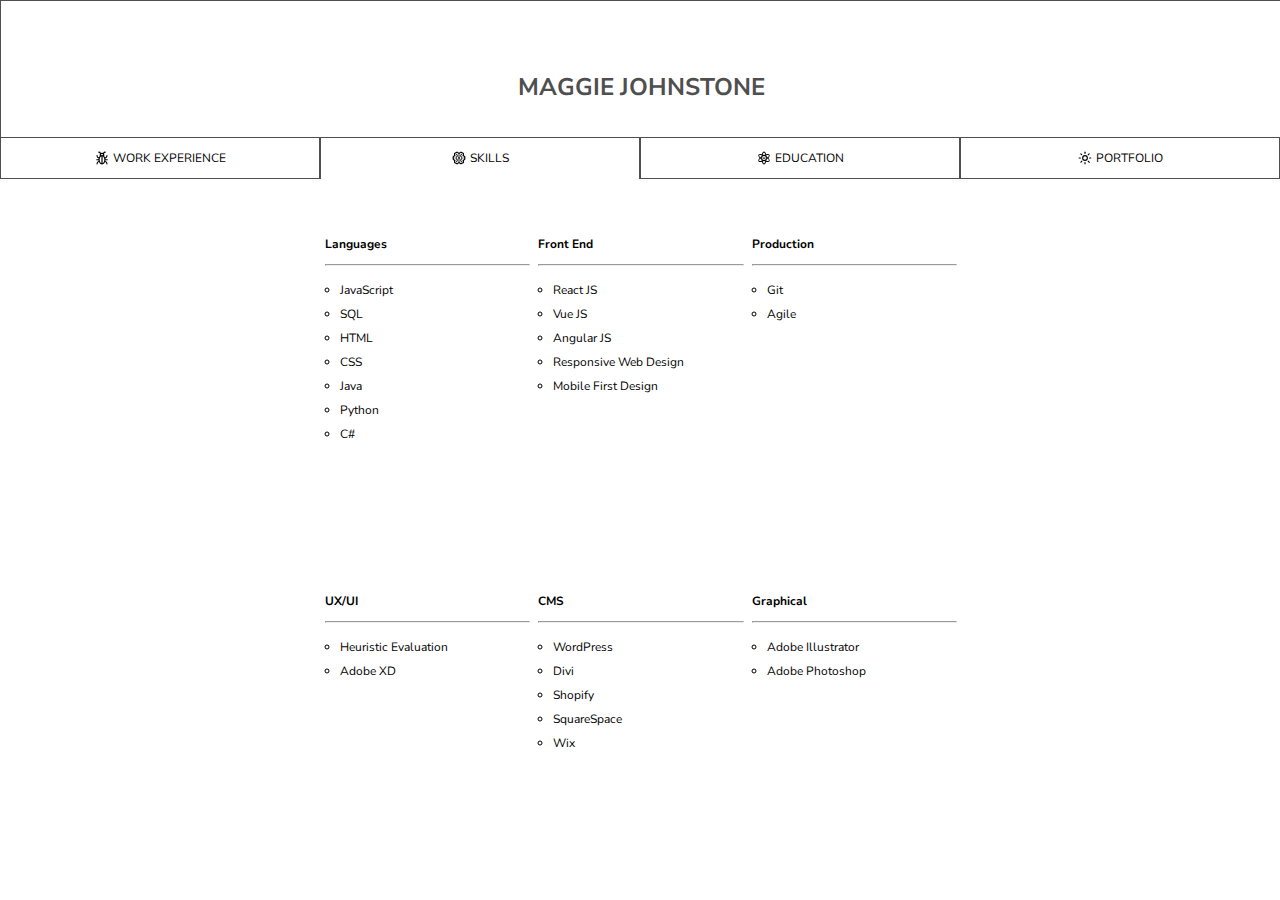
<file: index.html>
<!DOCTYPE html>
<html lang="en">
<head>
    <meta charset="UTF-8">
    <title>Skills: Maggie Johnstone</title>
    <link rel="preconnect" href="https://fonts.gstatic.com">
    <link href="https://fonts.googleapis.com/css2?family=Nunito+Sans:wght@200&display=swap" rel="stylesheet">
    <link rel="stylesheet" href="index.css">
    <link rel="stylesheet" href="styles.css">
</head>
<body>

<div class="header">
    <h1>Maggie Johnstone</h1>
</div>

<div class="nav">
    <div class="nav-item nav-not-current" onclick="location.href='work_experience.html'">
        <img src="media/bug1.svg" alt="Work Experience Icon" height="14px" width="14px">
        <p>Work Experience</p>
    </div>
    <div class="nav-item">
        <img src="media/ai.svg" alt="AI Icon" height="14px" width="14px">
        <p>Skills</p>
    </div>
    <div class="nav-item nav-not-current" onclick="location.href='education.html'">
        <img src="media/data-science.svg" alt="Education Icon" height="14px" width="14px">
        <p>Education</p>
    </div>
    <div class="nav-item nav-not-current" onclick="location.href='portfolio.html'">
        <img src="media/sun.svg" alt="Portfolio Icon" height="14px" width="14px">
        <p>Portfolio</p>
    </div>
</div>

<div class="main">
    <div class="main-container">
        <div class="col">
            <h3>Languages</h3>
            <hr>
            <ul>
                <li>JavaScript</li>
                <li>SQL</li>
                <li>HTML</li>
                <li>CSS</li>
                <li>Java</li>
                <li>Python</li>
                <li>C#</li>
            </ul>
        </div>
        <div class="col">
            <h3>Front End</h3>
            <hr>
            <ul>
                <li>React JS</li>
                <li>Vue JS</li>
                <li>Angular JS</li>
                <li>Responsive Web Design</li>
                <li>Mobile First Design </li>
            </ul>
        </div>
        <div class="col">
            <h3>Production</h3>
            <hr>
            <ul>
                <li>Git</li>
                <li>Agile</li>
            </ul>
        </div>
        <div class="col">
            <h3>UX/UI</h3>
            <hr>
            <ul>
                <li>Heuristic Evaluation</li>
                <li>Adobe XD</li>
            </ul>
        </div>
        <div class="col">
            <h3>CMS</h3>
            <hr>
            <ul>
                <li>WordPress</li>
                <li>Divi</li>
                <li>Shopify</li>
                <li>SquareSpace</li>
                <li>Wix</li>
            </ul>
        </div>
        <div class="col">
            <h3>Graphical</h3>
            <hr>
            <ul>
                <li>Adobe Illustrator</li>
                <li>Adobe Photoshop</li>
            </ul>
        </div>
    </div>
</div>

</body>
</html>
</file>
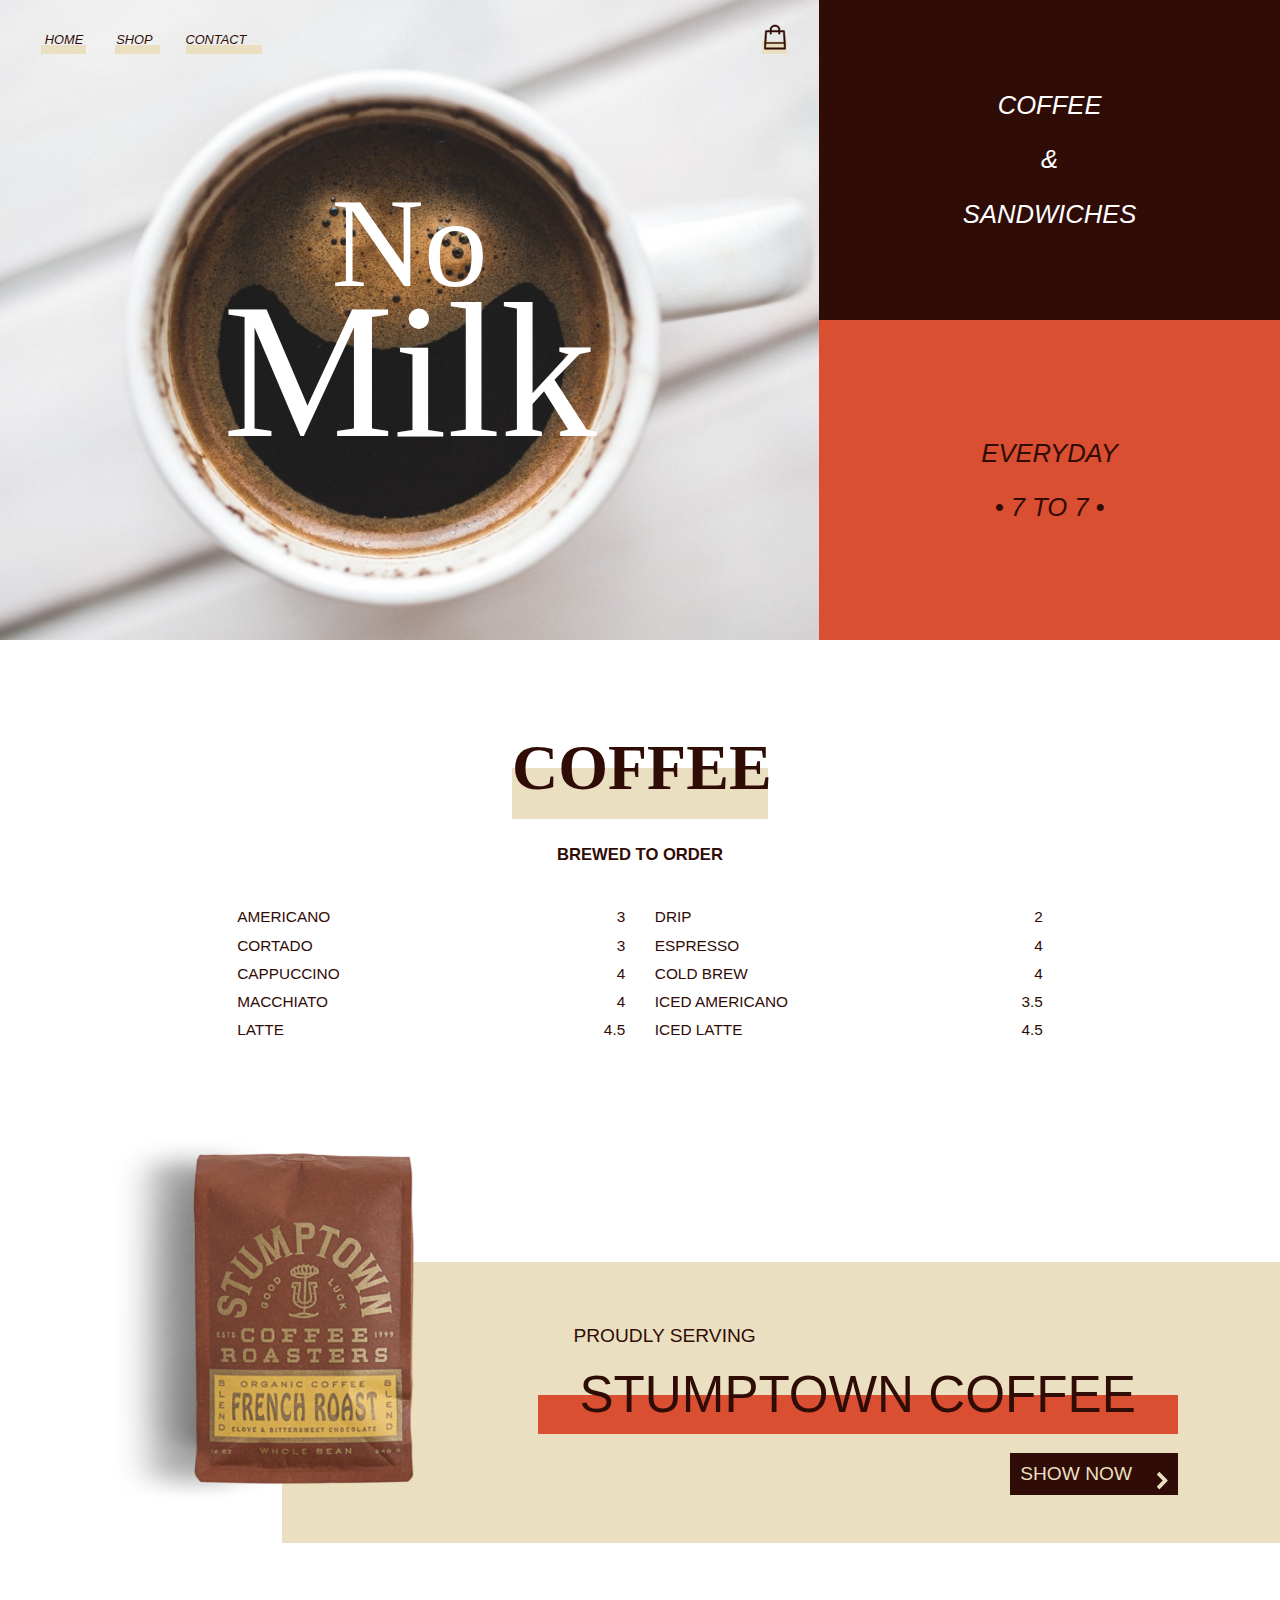
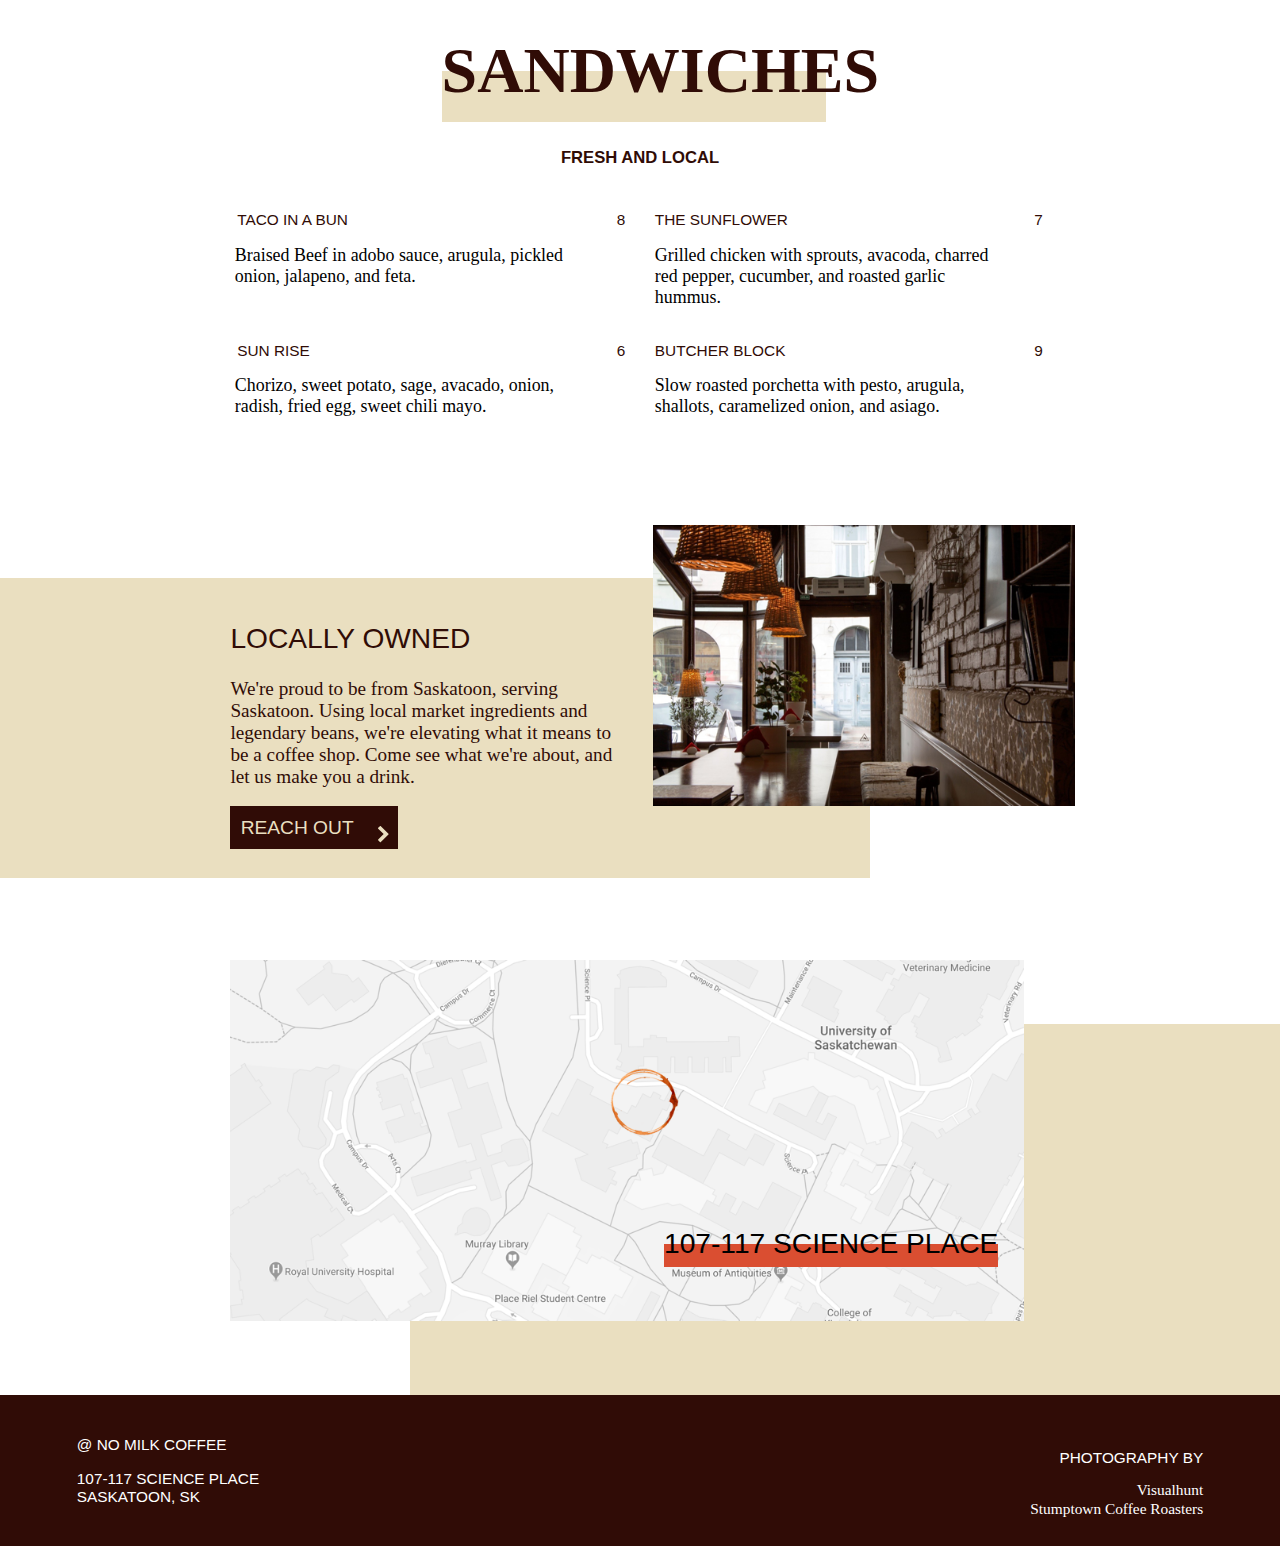
<file: nomilk/index.html>
<!doctype html>
<html>
<head>
<meta charset="UTF-8">
<title>No Milk Home</title>
<link href="styles/nomilk-style.css" rel="stylesheet" type="text/css">
</head>

<body>
	<div class="header">
		<div class="header-left">
				<p class="hero-text-small">No</p>
				<p class="hero-text">Milk</p>
			<div class="menu-background-item-1"></div>
			<div class="menu-background-item-2"></div>
			<div class="menu-background-item-3"></div>
			<ul>
				<li><em><a href="index.html">HOME</a></em></li>
				<li><em><a href="shop.html">SHOP</a></em></li>
				<li><em><a href="#">CONTACT</a></em></li>
			</ul>
			
			<div class="cart-background">
				<a href="cart.html"><img class="cart" src="Icons copy/Cart.svg" alt="cart icon"></a>
			</div>
		</div>
		<div class="header-right">
			<div class="top">
				<div class="top-text">
					<p><em>COFFEE</em></p>
					<p><em>&amp;</em></p>
					<p><em>SANDWICHES</em></p>
				</div>
			</div>
			<div class="bottom">
				<div class="bottom-text">
					<p><em>EVERYDAY</em></p>
					<p><em>&#8226; 7 TO 7 &#8226;</em></p>
				</div>
			</div>
		</div>
	
	</div>
<div class="main-body">
		<div class="h1-shadow"></div>
		<h1>COFFEE</h1>
		<h2>BREWED TO ORDER</h2>
		<div class="drink-menu">
			<div class="drink-menu-column">
			<ul>
				<li>AMERICANO</li>
				<li>CORTADO</li>
				<li>CAPPUCCINO</li>
				<li>MACCHIATO</li>
				<li>LATTE</li>
			</ul>
			</div>
			<div class="drink-menu-column-right">
				<ul>
					<li>3</li>	
					<li>3</li>
					<li>4</li>
					<li>4</li>
					<li>4.5</li>
				</ul>
			</div>
			<div class="drink-menu-column">
			<ul>
				<li>DRIP</li>
				<li>ESPRESSO</li>
				<li>COLD BREW</li>
				<li>ICED AMERICANO</li>
				<li>ICED LATTE</li>
			</ul>
			</div>
			<div class="drink-menu-column-right">
				<ul>
					<li>2</li>	
					<li>4</li>
					<li>4</li>
					<li>3.5</li>
					<li>4.5</li>
				</ul>
			</div>
		</div>
		<div class="photo-banner">
			<div class="photo-banner-box">
				<p class="proudly">PROUDLY SERVING</p>
				<p class="stumptown">STUMPTOWN COFFEE</p>
				<div class="banner-button">
					<a href="#"><p>SHOW NOW</p></a>
					<img src="Icons copy/Chevron-Right.svg" alt="Chevron Right">
				</div>
			</div>
			<img src="Photos/Shop - French Roast.png" alt="Stumptown Coffee">
		</div>
		<h1 class="sandwiches">SANDWICHES</h1>
		<h2>FRESH AND LOCAL</h2>
		<div class="drink-menu">
			<div class="drink-menu-column">
				<ul>
					<li>TACO IN A BUN</li>
				</ul>
			</div>
			<div class="drink-menu-column-right">
				<ul>
					<li>8</li>
				</ul>
			</div>
			<div class="drink-menu-column">
				<ul>
					<li>THE SUNFLOWER</li>
				</ul>
			</div>
			<div class="drink-menu-column-right">
				<ul>
					<li>7</li>
				</ul>
			</div>
			<div class="drink-menu-column-p">
				<p>Braised Beef in adobo sauce, arugula, pickled onion, jalapeno, and feta.</p>
			</div>
			<div class="drink-menu-column-p">
				<p>Grilled chicken with sprouts, avacoda, charred red pepper, cucumber, and roasted garlic hummus.</p>
			</div>
			<div class="drink-menu-column">
				<ul>
					<li>SUN RISE</li>
				</ul>
			</div>
			<div class="drink-menu-column-right">
				<ul>
					<li>6</li>
				</ul>
			</div>
			<div class="drink-menu-column">
				<ul>
					<li>BUTCHER BLOCK</li>
				</ul>
			</div>
			<div class="drink-menu-column-right">
				<ul>
					<li>9</li>
				</ul>
			</div>
			<div class="drink-menu-column-p">
				<p>Chorizo, sweet potato, sage, avacado, onion, radish, fried egg, sweet chili mayo.</p>
			</div>
			<div class="drink-menu-column-p">
				<p>Slow roasted porchetta with pesto, arugula, shallots, caramelized onion, and asiago.</p>
			</div>
		</div>
	<div class="photo-banner2">
			<div class="photo-banner-box2">
				<p class="proudly2">LOCALLY OWNED</p>
				<p class="stumptown2">We're proud to be from Saskatoon, serving Saskatoon.  Using local market ingredients and legendary beans, we're elevating what it means to be a coffee shop.  Come see what we're about, and let us make you a drink.</p>
				<div class="banner-button2">
					<a href="#"><p>REACH OUT</p></a>
					<img src="Icons copy/Chevron-Right.svg" alt="Chevron Right">
				</div>
			</div>
			<img src="Photos/Feature - Indoor Photo.png" alt="Cafe">
		</div>
		<div class="map-shadow"></div>
		<img class="map" src="Photos/Footer - Map.png" alt="Map">
		<p class="address">107-117 SCIENCE PLACE</p>
	</div>
	<div class="footer">
		<p>&#64; NO MILK COFFEE</p>
		<p>107-117 SCIENCE PLACE<br/>SASKATOON, SK</p>
		<p class="photography">PHOTOGRAPHY BY</p>
		<p class="visual-hunt">Visualhunt</p>
		<p class="stump-footer">Stumptown Coffee Roasters</p>
	</div>
</body>
</html>
</file>
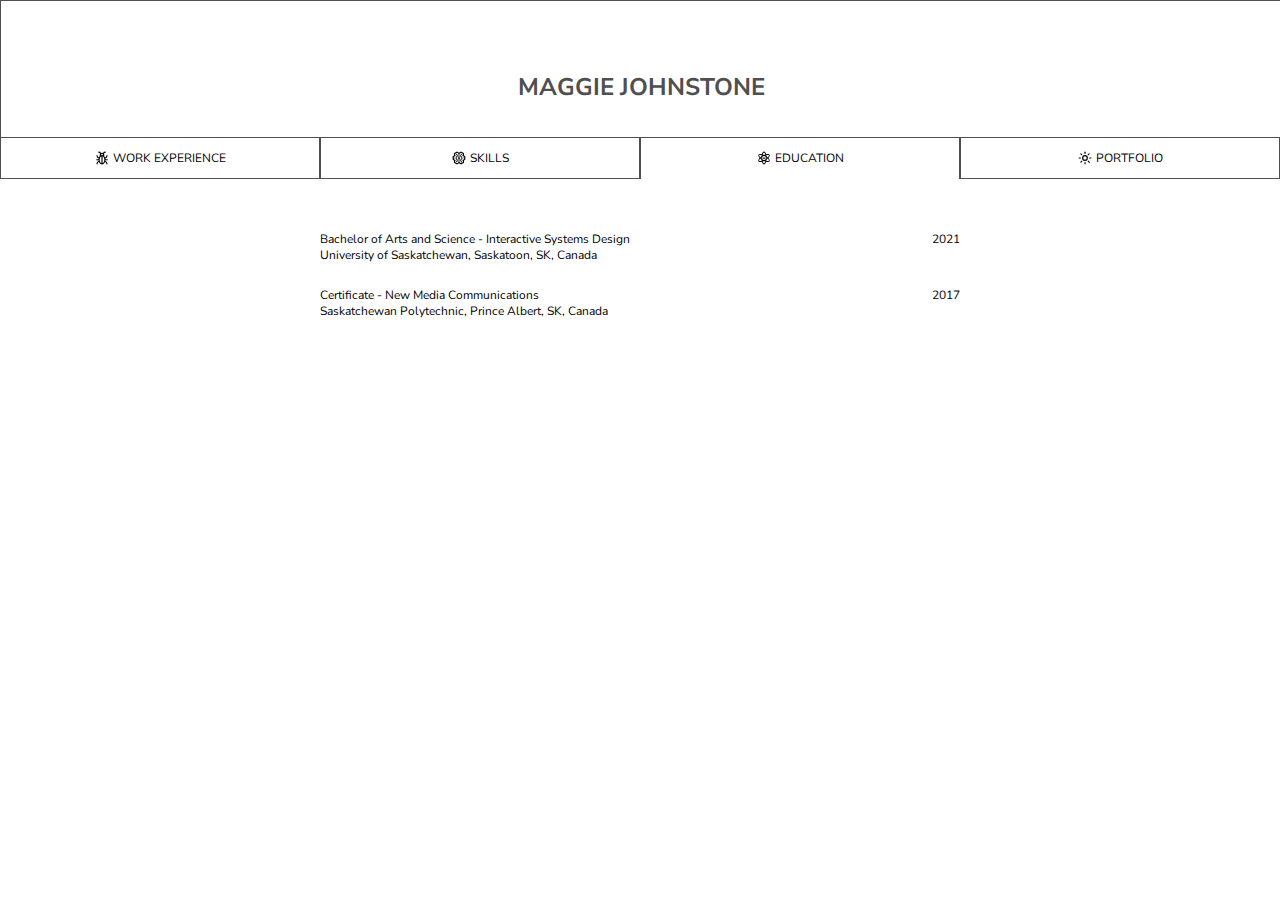
<file: education.html>
<!DOCTYPE html>
<html lang="en" xmlns="http://www.w3.org/1999/html">
<head>
    <meta charset="UTF-8">
    <title>Education: Maggie Johnstone</title>
    <link rel="preconnect" href="https://fonts.gstatic.com">
<link href="https://fonts.googleapis.com/css2?family=Nunito+Sans:wght@200&display=swap" rel="stylesheet">
    <link rel="stylesheet" href="education.css">
    <link rel="stylesheet" href="styles.css">
</head>
<body>
<div class="header">
    <h1>Maggie Johnstone</h1>
</div>

<div class="nav">
    <div class="nav-item nav-not-current" onclick="location.href='work_experience.html'">
        <img src="media/bug1.svg" alt="Work Experience Icon" height="14px" width="14px">
        <p>Work Experience</p>
    </div>
    <div class="nav-item nav-not-current" onclick="location.href='index.html'">
        <img src="media/ai.svg" alt="AI Icon" height="14px" width="14px">
        <p>Skills</p>
    </div>
    <div class="nav-item">
        <img src="media/data-science.svg" alt="Education Icon" height="14px" width="14px">
        <p>Education</p>
    </div>
    <div class="nav-item nav-not-current" onclick="location.href='portfolio.html'">
        <img src="media/sun.svg" alt="Portfolio Icon" height="14px" width="14px">
        <p>Portfolio</p>
    </div>
</div>

<div class="main">
    <div class="main-container">
        <p class="info">
            Bachelor of Arts and Science - Interactive Systems Design
        </br>
            University of Saskatchewan, Saskatoon, SK, Canada
        </p>
        <p class="year">
            2021
        </p>
        <p class="info">
            Certificate - New Media Communications
            </br>
            Saskatchewan Polytechnic, Prince Albert, SK, Canada
        </p>
        <p class="year">
            2017
        </p>
    </div>
</div>

</body>
</html>
</file>
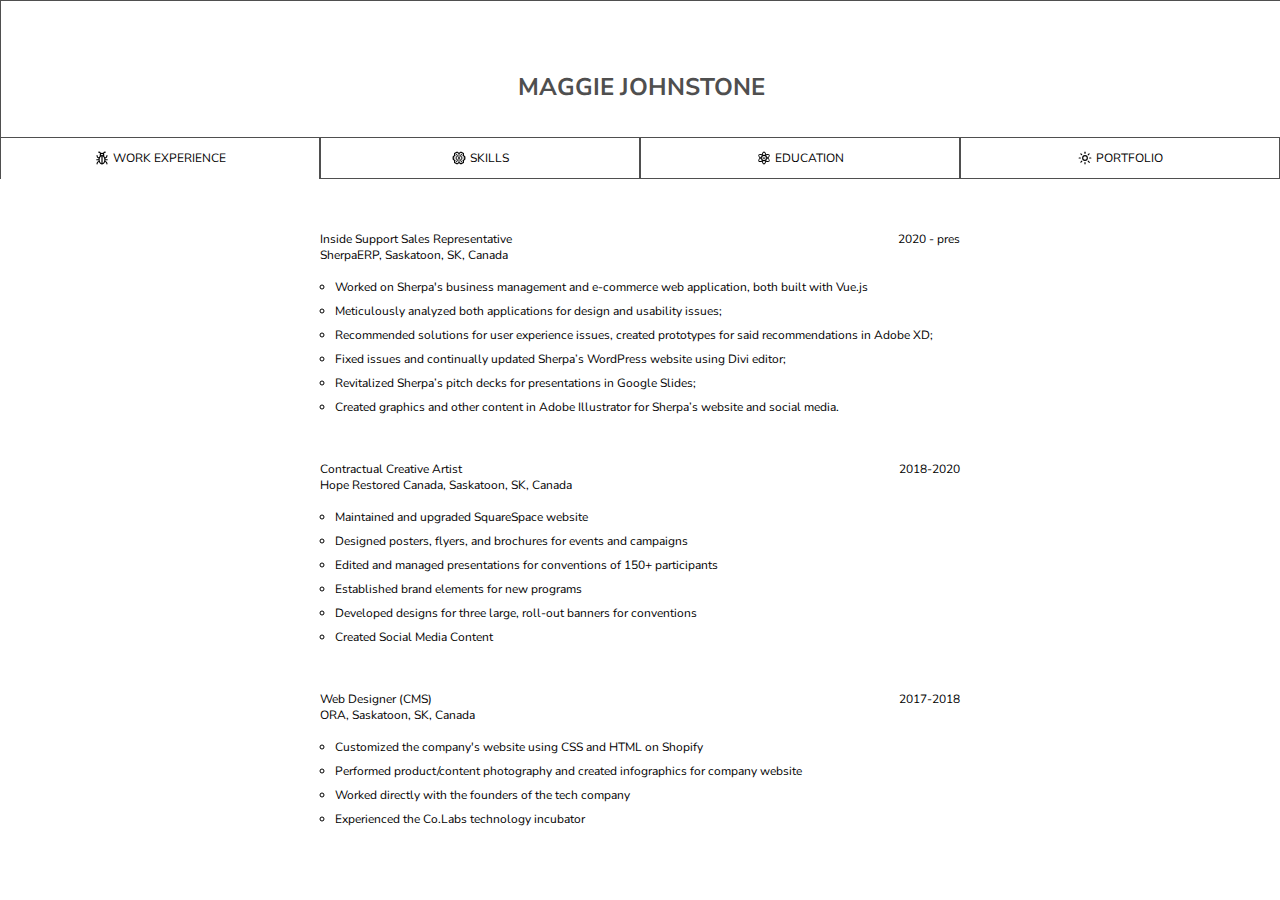
<file: work_experience.html>
<!DOCTYPE html>
<html lang="en" xmlns="http://www.w3.org/1999/html">
<head>
    <meta charset="UTF-8">
    <title>Work Experience: Maggie Johnstone</title>
    <link rel="preconnect" href="https://fonts.gstatic.com">
    <link href="https://fonts.googleapis.com/css2?family=Nunito+Sans:wght@200&display=swap" rel="stylesheet">
    <link rel="stylesheet" href="work_experience.css">
    <link rel="stylesheet" href="styles.css">
</head>
<body>
<div class="header">
    <h1>Maggie Johnstone</h1>
</div>

<div class="nav">
    <div class="nav-item ">
        <img src="media/bug1.svg" alt="Work Experience Icon" height="14px" width="14px">
        <p>Work Experience</p>
    </div>
    <div class="nav-item nav-not-current" onclick="location.href='index.html'">
        <img src="media/ai.svg" alt="AI Icon" height="14px" width="14px">
        <p>Skills</p>
    </div>
    <div class="nav-item nav-not-current" onclick="location.href='education.html'">
        <img src="media/data-science.svg" alt="Education Icon" height="14px" width="14px">
        <p>Education</p>
    </div>
    <div class="nav-item nav-not-current" onclick="location.href='portfolio.html'">
        <img src="media/sun.svg" alt="Portfolio Icon" height="14px" width="14px">
        <p>Portfolio</p>
    </div>
</div>

<div class="main">
    <div class="main-container">
        <p class="info">
            Inside Support Sales Representative
        </br>
            SherpaERP, Saskatoon, SK, Canada

        </p>
        <p class="year">
            2020 - pres
        </p>
        <ul>
            <li>Worked on Sherpa's business management and e-commerce web application, both built with Vue.js</li>
            <li>Meticulously analyzed both applications for design and usability issues;</li>
            <li>Recommended solutions for user experience issues, created prototypes for said recommendations in Adobe XD;</li>
            <li>Fixed issues and continually updated Sherpa’s WordPress website using Divi editor;</li>
            <li>Revitalized Sherpa’s pitch decks for presentations in Google Slides;</li>
            <li>Created graphics and other content in Adobe Illustrator for Sherpa’s website and social media.</li>
        </ul>
        <p class="info">
            Contractual Creative Artist
            </br>
            Hope Restored Canada, Saskatoon, SK, Canada
        </p>

        <p class="year">
            2018-2020
        </p>
        <ul>
            <li>Maintained and upgraded SquareSpace website</li>
            <li>Designed posters, flyers, and brochures for events and campaigns</li>
            <li>Edited and managed presentations for conventions of 150+ participants</li>
            <li>Established brand elements for new programs</li>
            <li>Developed designs for three large, roll-out banners for conventions</li>
            <li>Created Social Media Content</li>
        </ul>
        <p class="info">
            Web Designer (CMS)
            </br>
            ORA, Saskatoon, SK, Canada
        </p>

        <p class="year">
            2017-2018
        </p>
        <ul>
            <li>Customized the company's website using CSS and HTML on Shopify</li>
            <li>Performed product/content photography and created infographics for company website</li>
            <li>Worked directly with the founders of the tech company</li>
            <li>Experienced the Co.Labs technology incubator</li>
        </ul>
    </div>
</div>

</body>
</html>
</file>
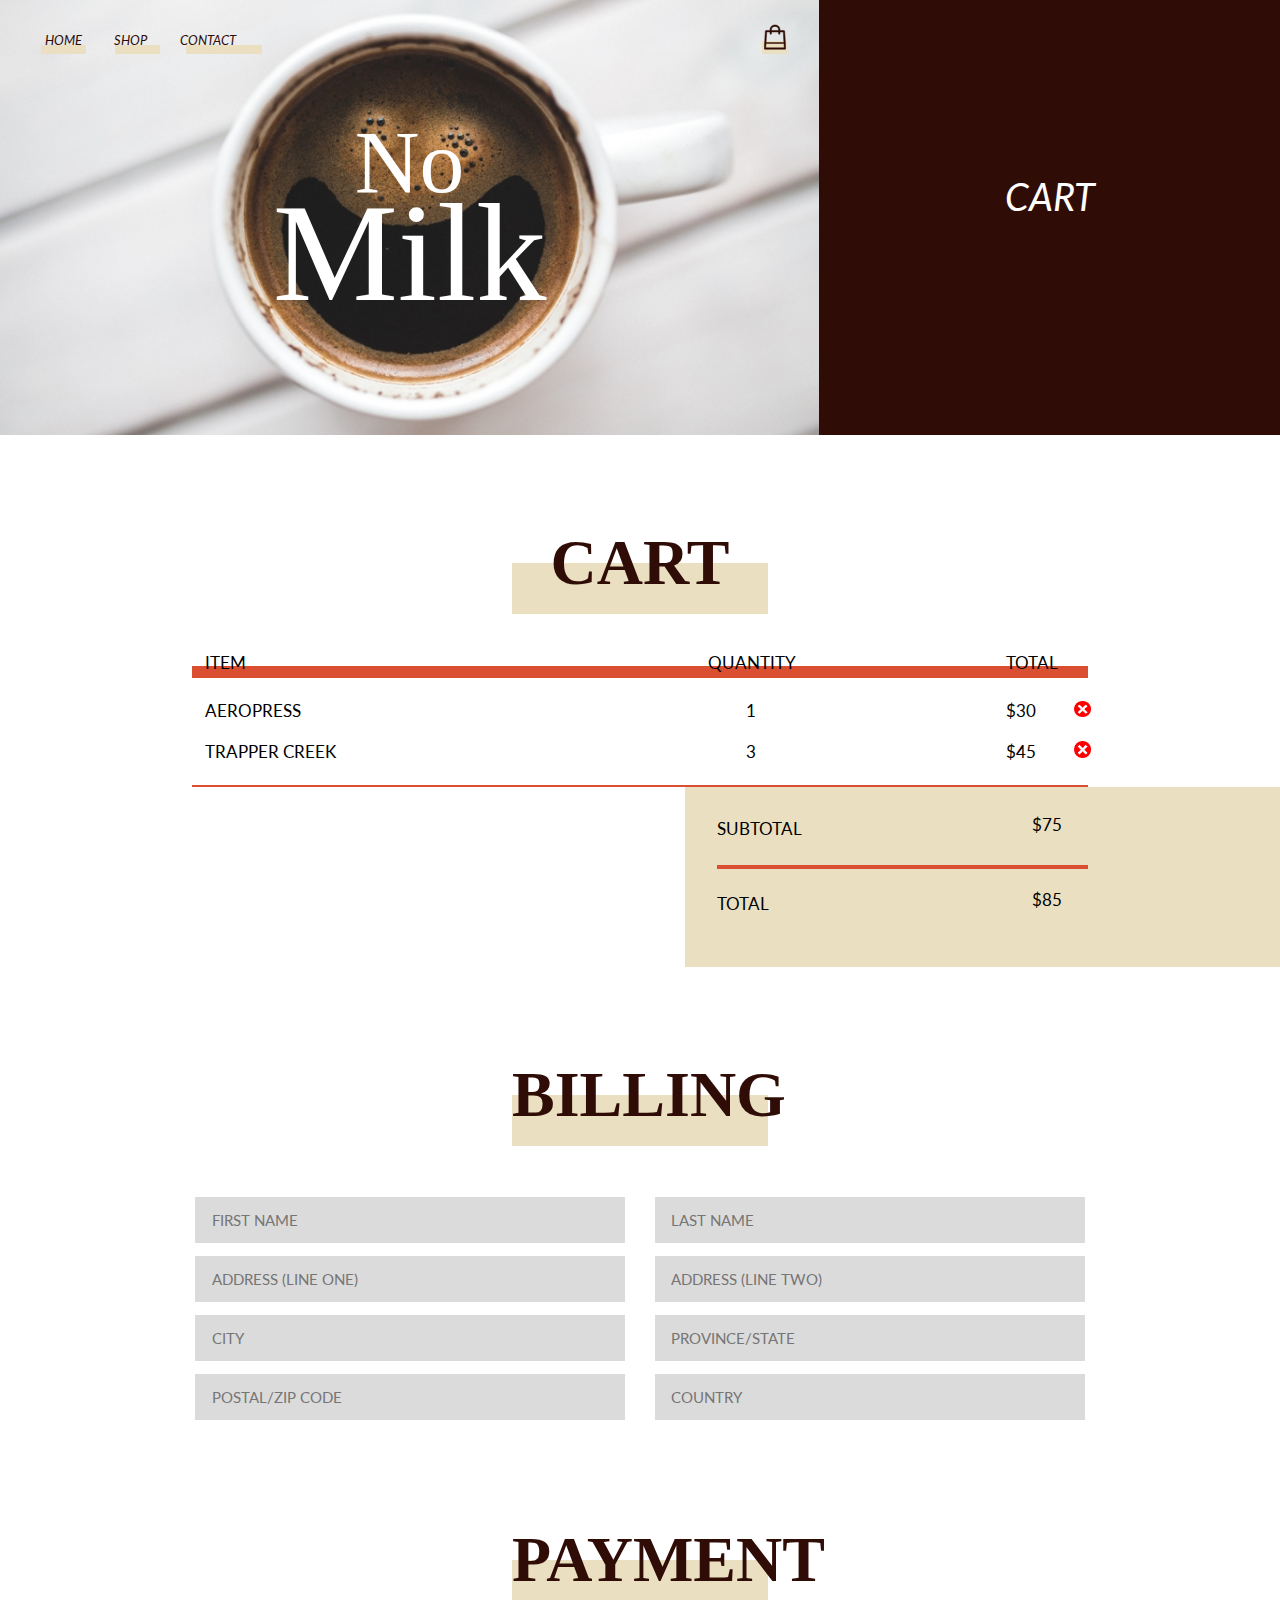
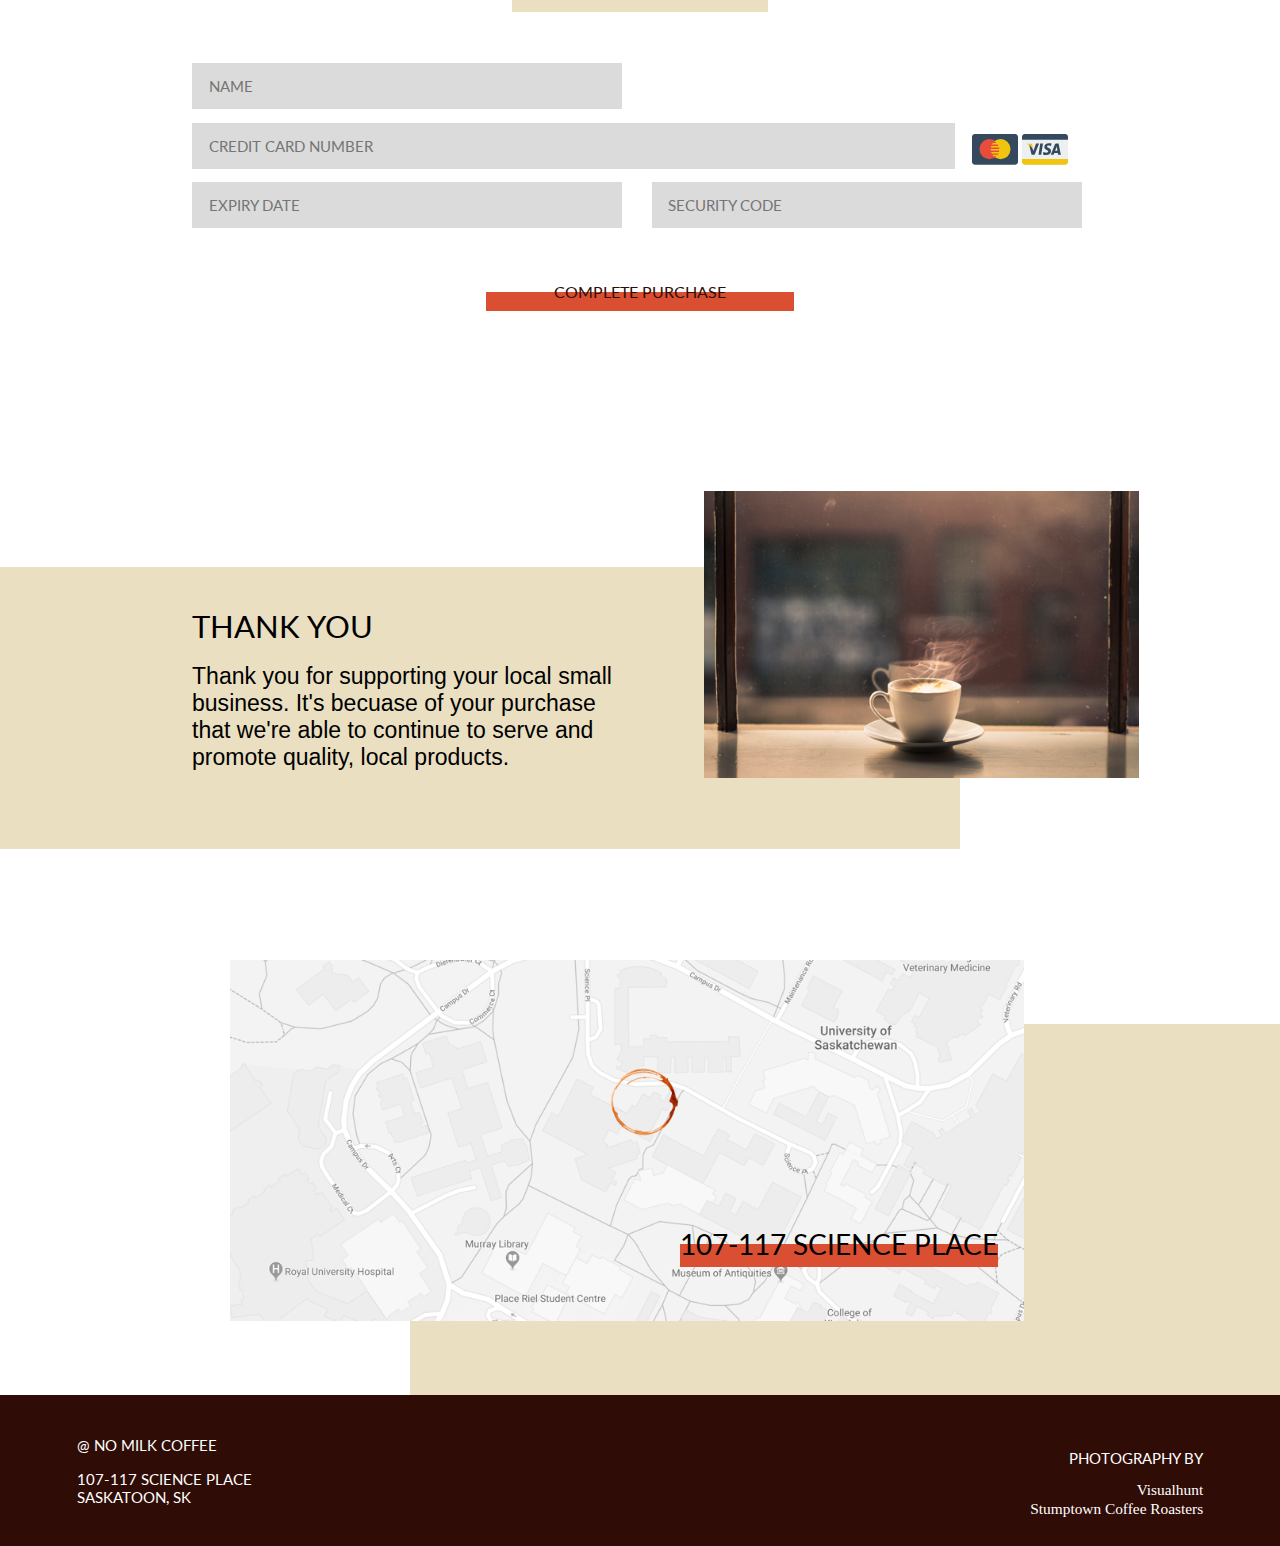
<file: nomilk/cart.html>
<!doctype html>
<html>
<head>
<meta charset="UTF-8">
<title>No Milk Shopping Cart</title>
<link rel="preconnect" href="https://fonts.gstatic.com">
<link href="https://fonts.googleapis.com/css2?family=Lato:ital,wght@1,900&family=Permanent+Marker&display=swap" rel="stylesheet">
<link href="styles/nomilk-style.css" rel="stylesheet" type="text/css">
</head>

<body>
	<div class="shop-header">
		<div class="shop-header-left">
				<p class="shop-hero-text-small">No</p>
				<p class="shop-hero-text">Milk</p>
			<div class="menu-background-item-1"></div>
			<div class="menu-background-item-2"></div>
			<div class="menu-background-item-3"></div>
				<div class="menu-shadow"></div>
				<div class="menu-shadow-2"></div>
				<div class="menu-shadow-3"></div>
			<ul>
				<li><em><a href="home.html">HOME</a></em></li>
				<li><em><a href="shop.html">SHOP</a></em></li>
				<li><em><a href="#">CONTACT</a></em></li>
			</ul>
			<div class="cart-background">
				<a href="cart.html"><img class="cart" src="Icons copy/Cart.svg" alt="cart icon"></a>
			</div>
		</div>
		<div class="shop-header-right">
			<div class="shop-top">
				<div class="shop-top-text">
					<p><em>CART</em></p>
				</div>
			</div>

		</div>
	</div>
	<div class="main-body">
		
		<div class="h1-shadow"></div>
		<h1>CART</h1>
		
		<div class="cart-list">
			<div class="cart-item-title">
				<p>ITEM</p>
			</div>
			<div class="cart-quantity">
				<p>QUANTITY</p>
			</div>
			<div class="cart-total">
				<p>TOTAL</p>
			</div>
		</div>
		
		<div class="cart-overview">
			<div class="cart-item">
				<p class="item-name">AEROPRESS</p>
				<p class="item-quantity">1</p>
				<p class="item-total">$30</p>
				<img src="Photos/redx.png" alt="Red X Icon - Delete">
			</div>
			<div class="cart-item">
				<p class="item-name">TRAPPER CREEK</p>
				<p class="item-quantity">3</p>
				<p class="item-total">$45</p>
				<img src="Photos/redx.png" alt="Red X Icon - Delete">
			</div>
			
			
		</div>
		<div class="cart-line"></div>
		
		<div class="totalSubtotal">
			<p class="subtotal">SUBTOTAL</p>
			<p class="subtotal-price">$75</p>
			<div class="red-line-total"></div>
			<p class="total">TOTAL</p>
			<p class="total-price">$85</p>
		</div>
		
		<div class="billing">
			<div class="h1-shadow"></div>
			<h1>BILLING</h1>
		</div>
		
		<form>
			<input type="text" id="fname" name="firstname" placeholder="FIRST NAME">
			<input type="text" id="lname" name="lastname" placeholder="LAST NAME">
			<input type="text" id="address1" name="address-line-one" placeholder="ADDRESS (LINE ONE)">
			<input type="text" id="address2" name="address-line-two" placeholder="ADDRESS (LINE TWO)">
			<input type="text" id="city" name="city" placeholder="CITY">
			<input type="text" id="province" name="province-state" placeholder="PROVINCE/STATE">
			<input type="text" id="postalcode" name="postal-zip-code" placeholder="POSTAL/ZIP CODE">
			<input type="text" id="country" name="country" placeholder="COUNTRY">
		</form>
		
		<div class="billing">
			<div class="h1-shadow"></div>
			<h1>PAYMENT</h1>
		</div>
		
		<form class="payment-form">
			<input type="text" id="name" name="name" placeholder="NAME">
			<input type="text" id="creditcardnumber" name="credit-card-number" placeholder="CREDIT CARD NUMBER">
			<img src="Icons copy/Mastercard.svg" alt="MasterCard Icon">
			<img src="Icons copy/Visa.svg" alt="Visa Icon">
			<input type="text" id="expiry" name="expiry-date" placeholder="EXPIRY DATE">
			<input type="text" id="security" name="security-code" placeholder="SECURITY CODE">
		</form>
		
		<a class="purchase" href="#"><p>COMPLETE PURCHASE</p></a>
		
		<div class="thank-you">
			<img src="Photos/Feature - Coffee in Window.png" alt="Coffe In Window">
			<p class="thank-you-title">THANK YOU</p>
			<p class="thank-you-text">Thank you for supporting your local small business.  It's becuase of your purchase that we're able to continue to serve and promote quality, local products.</p>
		</div>
		
		<div class="map-shadow"></div>
		<img class="map" src="Photos/Footer - Map.png" alt="Map">
		<p class="address">107-117 SCIENCE PLACE</p>
	</div>
	<div class="footer">
		<p>&#64; NO MILK COFFEE</p>
		<p>107-117 SCIENCE PLACE<br/>SASKATOON, SK</p>
		<p class="photography">PHOTOGRAPHY BY</p>
		<p class="visual-hunt">Visualhunt</p>
		<p class="stump-footer">Stumptown Coffee Roasters</p>
	</div>
		
</body>
</html>
</file>
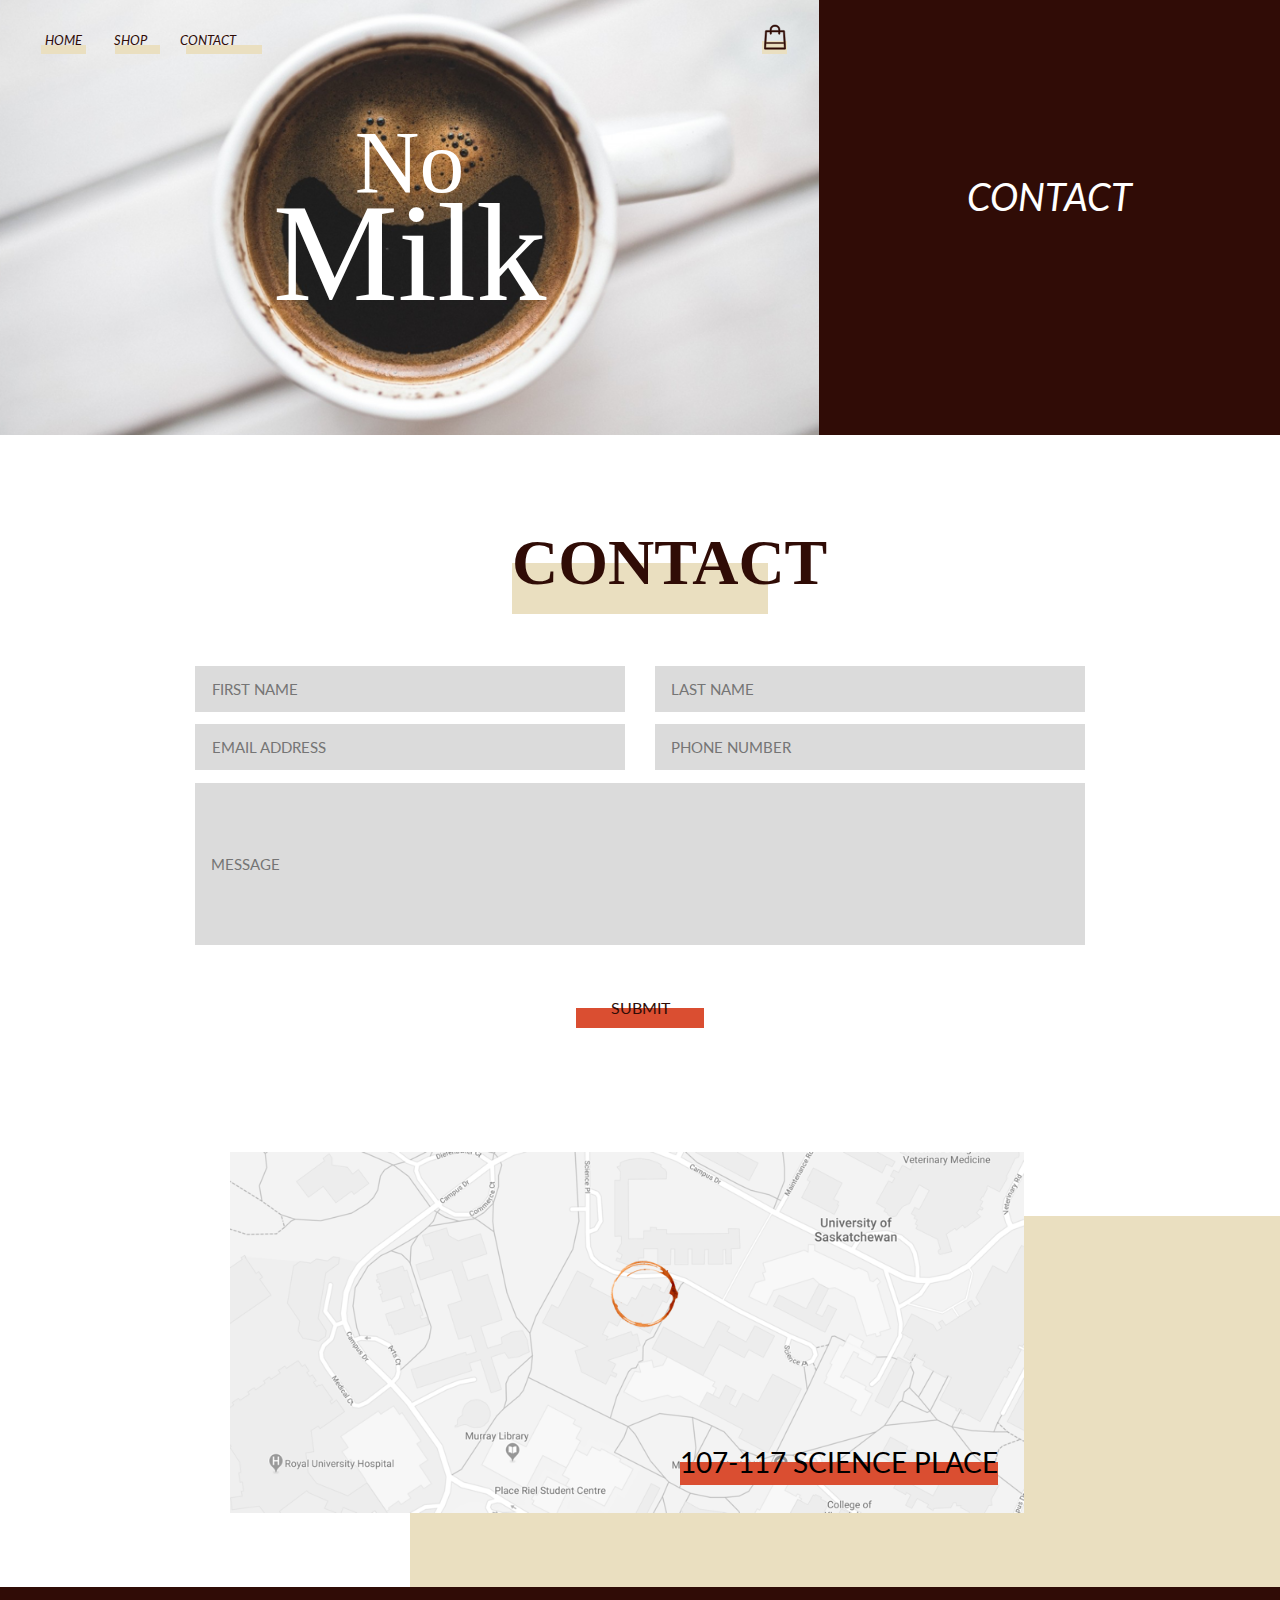
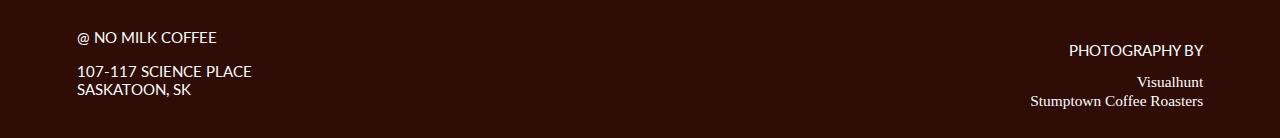
<file: nomilk/contact.html>
<!doctype html>
<html>
<head>
<meta charset="UTF-8">
<title>No Milk Contact Page</title>
<link rel="preconnect" href="https://fonts.gstatic.com">
<link href="https://fonts.googleapis.com/css2?family=Lato:ital,wght@1,900&family=Permanent+Marker&display=swap" rel="stylesheet">
<link href="styles/nomilk-style.css" rel="stylesheet" type="text/css">
</head>

<body>
	
	<div class="shop-header">
		<div class="shop-header-left">
				<p class="shop-hero-text-small">No</p>
				<p class="shop-hero-text">Milk</p>
			<div class="menu-background-item-1"></div>
			<div class="menu-background-item-2"></div>
			<div class="menu-background-item-3"></div>
				<div class="menu-shadow"></div>
				<div class="menu-shadow-2"></div>
				<div class="menu-shadow-3"></div>
			<ul>
				<li><em><a href="home.html">HOME</a></em></li>
				<li><em><a href="shop.html">SHOP</a></em></li>
				<li><em><a href="#">CONTACT</a></em></li>
			</ul>
			<div class="cart-background">
				<a href="cart.html"><img class="cart" src="Icons copy/Cart.svg" alt="cart icon"></a>
			</div>
		</div>
		<div class="shop-header-right">
			<div class="shop-top">
				<div class="shop-top-text">
					<p><em>CONTACT</em></p>
				</div>
			</div>

		</div>
	</div>
	
	<div class="main-body">
		<div class="h1-shadow"></div>
		<h1>CONTACT</h1>
		
		<form class="contact-form">
		
			<input type="text" id="fnamecontact" name="firstnamecontact" placeholder="FIRST NAME">
			<input type="text" id="lnamecontact" name="lastnamecontact" placeholder="LAST NAME">
			<input type="text" id="email" name="emailaddress" placeholder="EMAIL ADDRESS">
			<input type="text" id="phone" name="phonenumber" placeholder="PHONE NUMBER">
			
			<input type="text" id="message" name="contactmessage" placeholder="MESSAGE">
		
		</form>
		
		<a class="submit" href="#"><p>SUBMIT</p></a>
		
		<div class="map-shadow-contact"></div>
		<img class="map-contact" src="Photos/Footer - Map.png" alt="Map">
		<p class="address-contact">107-117 SCIENCE PLACE</p>
		
	</div>
	
	<div class="footer-contact">
		<p>&#64; NO MILK COFFEE</p>
		<p>107-117 SCIENCE PLACE<br/>SASKATOON, SK</p>
		<p class="photography">PHOTOGRAPHY BY</p>
		<p class="visual-hunt">Visualhunt</p>
		<p class="stump-footer">Stumptown Coffee Roasters</p>
	</div>
	
</body>
</html>
</file>
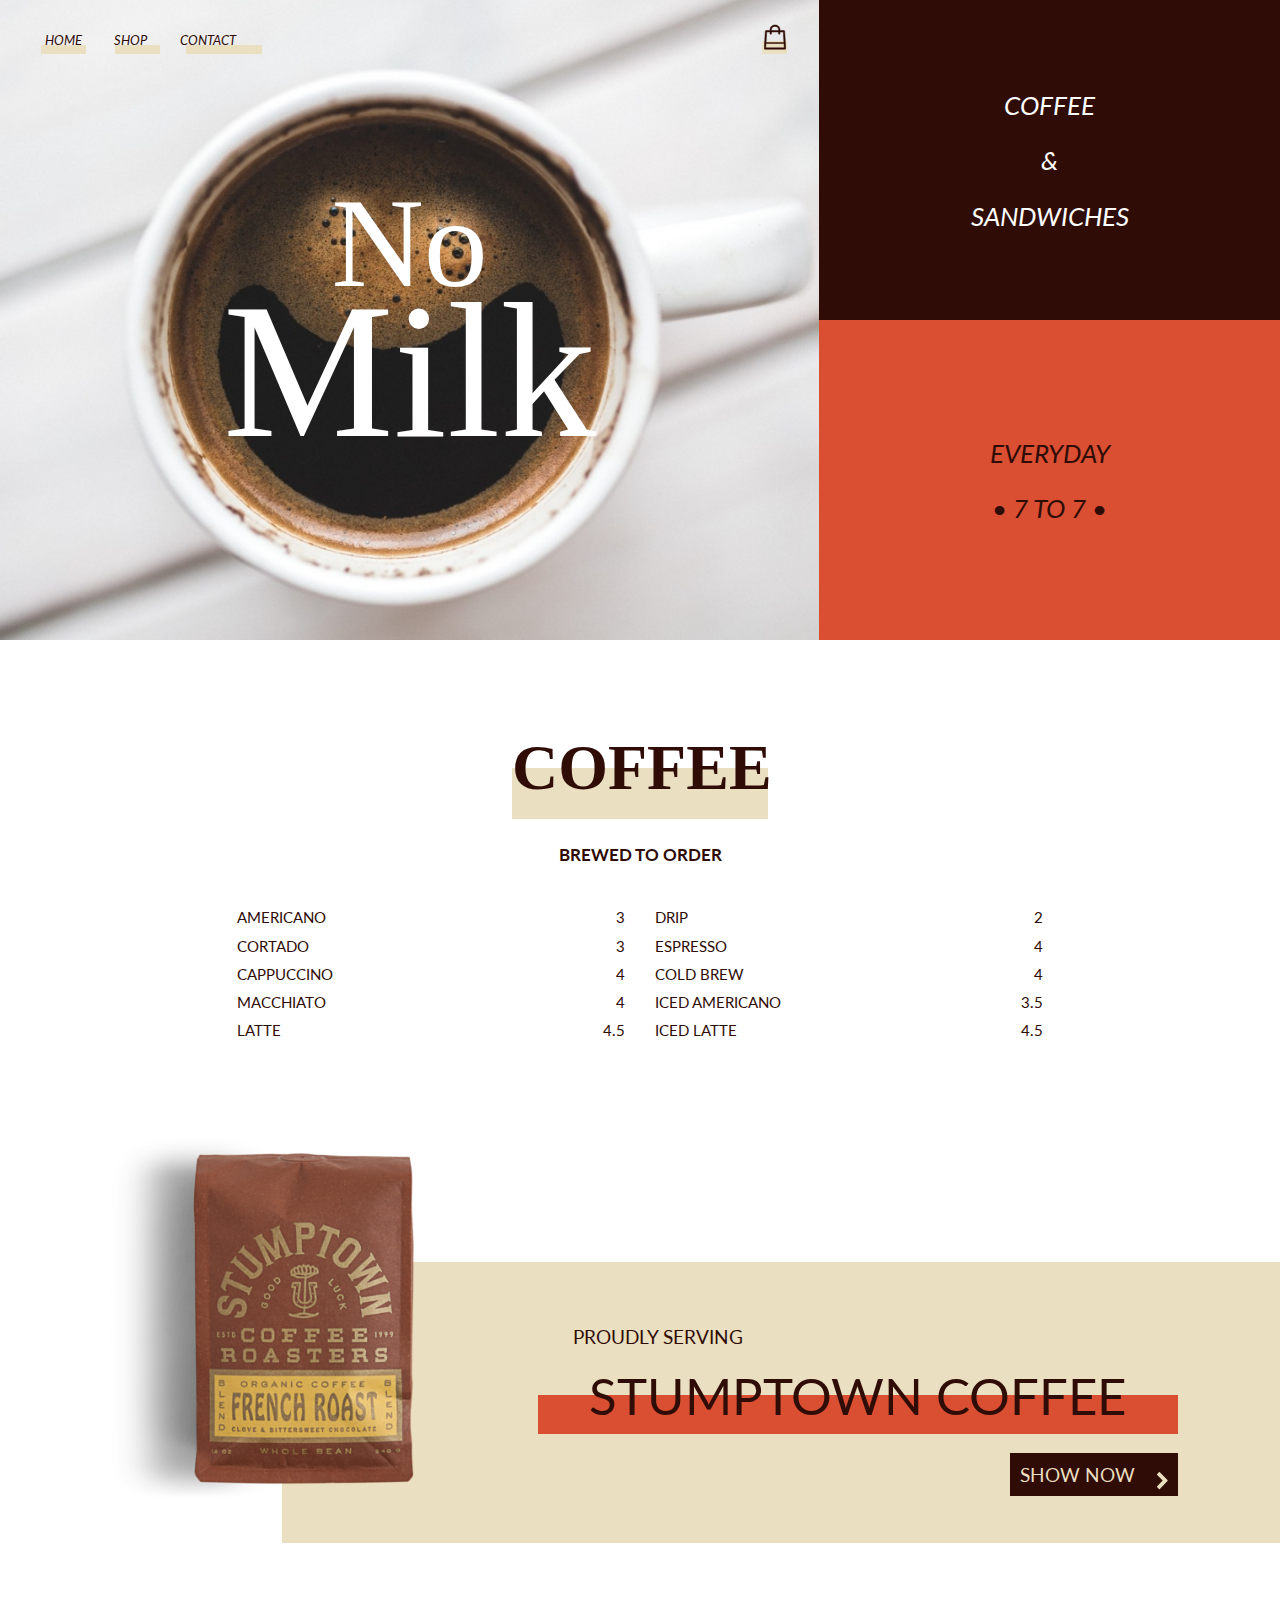
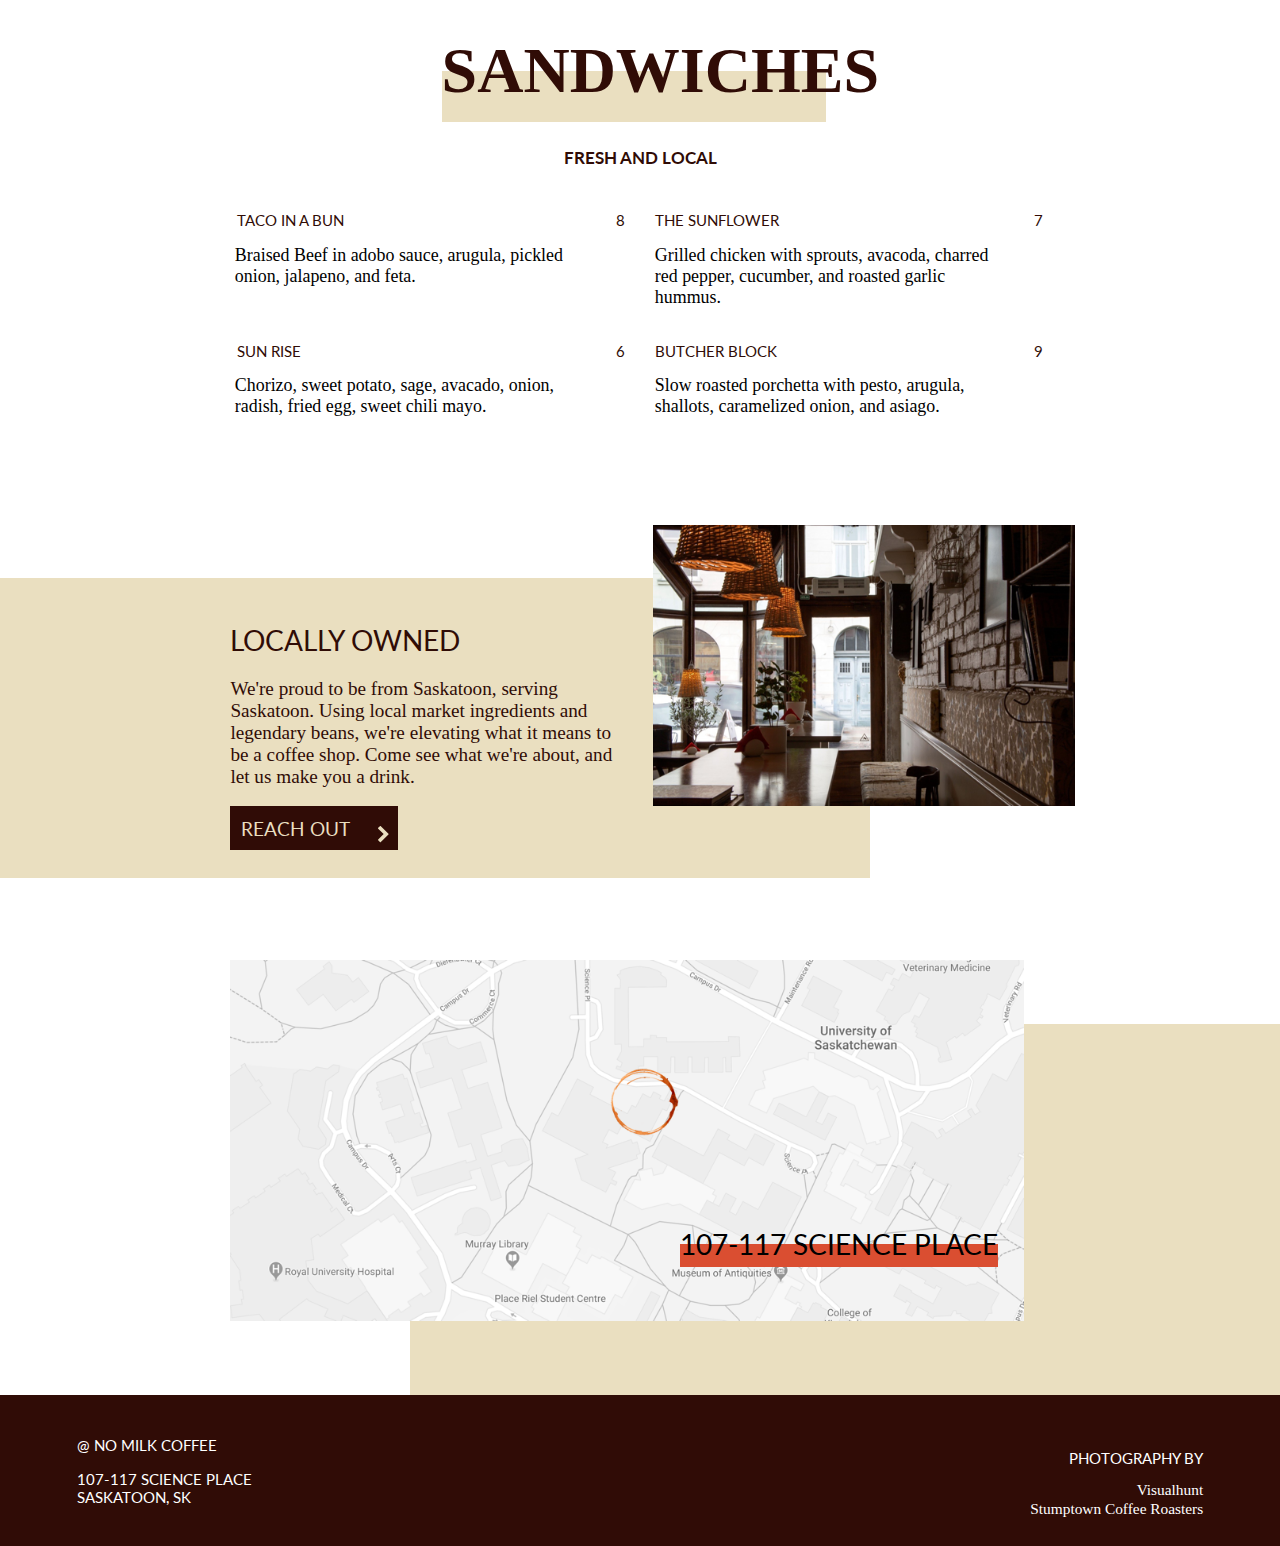
<file: nomilk/home.html>
<!doctype html>
<html>
<head>
<meta charset="UTF-8">
<title>No Milk Home</title>
<link rel="preconnect" href="https://fonts.gstatic.com">
<link href="https://fonts.googleapis.com/css2?family=Lato:ital,wght@1,900&family=Permanent+Marker&display=swap" rel="stylesheet">
<link href="styles/nomilk-style.css" rel="stylesheet" type="text/css">
</head>

<body>
	<div class="header">
		<div class="header-left">
				<p class="hero-text-small">No</p>
				<p class="hero-text">Milk</p>
			<div class="menu-background-item-1"></div>
			<div class="menu-background-item-2"></div>
			<div class="menu-background-item-3"></div>
			<ul>
				<li><em><a href="home.html">HOME</a></em></li>
				<li><em><a href="shop.html">SHOP</a></em></li>
				<li><em><a href="#">CONTACT</a></em></li>
			</ul>
			
			<div class="cart-background">
				<a href="cart.html"><img class="cart" src="Icons copy/Cart.svg" alt="cart icon"></a>
			</div>
		</div>
		<div class="header-right">
			<div class="top">
				<div class="top-text">
					<p><em>COFFEE</em></p>
					<p><em>&amp;</em></p>
					<p><em>SANDWICHES</em></p>
				</div>
			</div>
			<div class="bottom">
				<div class="bottom-text">
					<p><em>EVERYDAY</em></p>
					<p><em>&#8226; 7 TO 7 &#8226;</em></p>
				</div>
			</div>
		</div>
	
	</div>
<div class="main-body">
		<div class="h1-shadow"></div>
		<h1>COFFEE</h1>
		<h2>BREWED TO ORDER</h2>
		<div class="drink-menu">
			<div class="drink-menu-column">
			<ul>
				<li>AMERICANO</li>
				<li>CORTADO</li>
				<li>CAPPUCCINO</li>
				<li>MACCHIATO</li>
				<li>LATTE</li>
			</ul>
			</div>
			<div class="drink-menu-column-right">
				<ul>
					<li>3</li>	
					<li>3</li>
					<li>4</li>
					<li>4</li>
					<li>4.5</li>
				</ul>
			</div>
			<div class="drink-menu-column">
			<ul>
				<li>DRIP</li>
				<li>ESPRESSO</li>
				<li>COLD BREW</li>
				<li>ICED AMERICANO</li>
				<li>ICED LATTE</li>
			</ul>
			</div>
			<div class="drink-menu-column-right">
				<ul>
					<li>2</li>	
					<li>4</li>
					<li>4</li>
					<li>3.5</li>
					<li>4.5</li>
				</ul>
			</div>
		</div>
		<div class="photo-banner">
			<div class="photo-banner-box">
				<p class="proudly">PROUDLY SERVING</p>
				<p class="stumptown">STUMPTOWN COFFEE</p>
				<div class="banner-button">
					<a href="#"><p>SHOW NOW</p></a>
					<img src="Icons copy/Chevron-Right.svg" alt="Chevron Right">
				</div>
			</div>
			<img src="Photos/Shop - French Roast.png" alt="Stumptown Coffee">
		</div>
		<h1 class="sandwiches">SANDWICHES</h1>
		<h2>FRESH AND LOCAL</h2>
		<div class="drink-menu">
			<div class="drink-menu-column">
				<ul>
					<li>TACO IN A BUN</li>
				</ul>
			</div>
			<div class="drink-menu-column-right">
				<ul>
					<li>8</li>
				</ul>
			</div>
			<div class="drink-menu-column">
				<ul>
					<li>THE SUNFLOWER</li>
				</ul>
			</div>
			<div class="drink-menu-column-right">
				<ul>
					<li>7</li>
				</ul>
			</div>
			<div class="drink-menu-column-p">
				<p>Braised Beef in adobo sauce, arugula, pickled onion, jalapeno, and feta.</p>
			</div>
			<div class="drink-menu-column-p">
				<p>Grilled chicken with sprouts, avacoda, charred red pepper, cucumber, and roasted garlic hummus.</p>
			</div>
			<div class="drink-menu-column">
				<ul>
					<li>SUN RISE</li>
				</ul>
			</div>
			<div class="drink-menu-column-right">
				<ul>
					<li>6</li>
				</ul>
			</div>
			<div class="drink-menu-column">
				<ul>
					<li>BUTCHER BLOCK</li>
				</ul>
			</div>
			<div class="drink-menu-column-right">
				<ul>
					<li>9</li>
				</ul>
			</div>
			<div class="drink-menu-column-p">
				<p>Chorizo, sweet potato, sage, avacado, onion, radish, fried egg, sweet chili mayo.</p>
			</div>
			<div class="drink-menu-column-p">
				<p>Slow roasted porchetta with pesto, arugula, shallots, caramelized onion, and asiago.</p>
			</div>
		</div>
	<div class="photo-banner2">
			<div class="photo-banner-box2">
				<p class="proudly2">LOCALLY OWNED</p>
				<p class="stumptown2">We're proud to be from Saskatoon, serving Saskatoon.  Using local market ingredients and legendary beans, we're elevating what it means to be a coffee shop.  Come see what we're about, and let us make you a drink.</p>
				<div class="banner-button2">
					<a href="#"><p>REACH OUT</p></a>
					<img src="Icons copy/Chevron-Right.svg" alt="Chevron Right">
				</div>
			</div>
			<img src="Photos/Feature - Indoor Photo.png" alt="Cafe">
		</div>
		<div class="map-shadow"></div>
		<img class="map" src="Photos/Footer - Map.png" alt="Map">
		<p class="address">107-117 SCIENCE PLACE</p>
	</div>
	<div class="footer">
		<p>&#64; NO MILK COFFEE</p>
		<p>107-117 SCIENCE PLACE<br/>SASKATOON, SK</p>
		<p class="photography">PHOTOGRAPHY BY</p>
		<p class="visual-hunt">Visualhunt</p>
		<p class="stump-footer">Stumptown Coffee Roasters</p>
	</div>
</body>
</html>
</file>
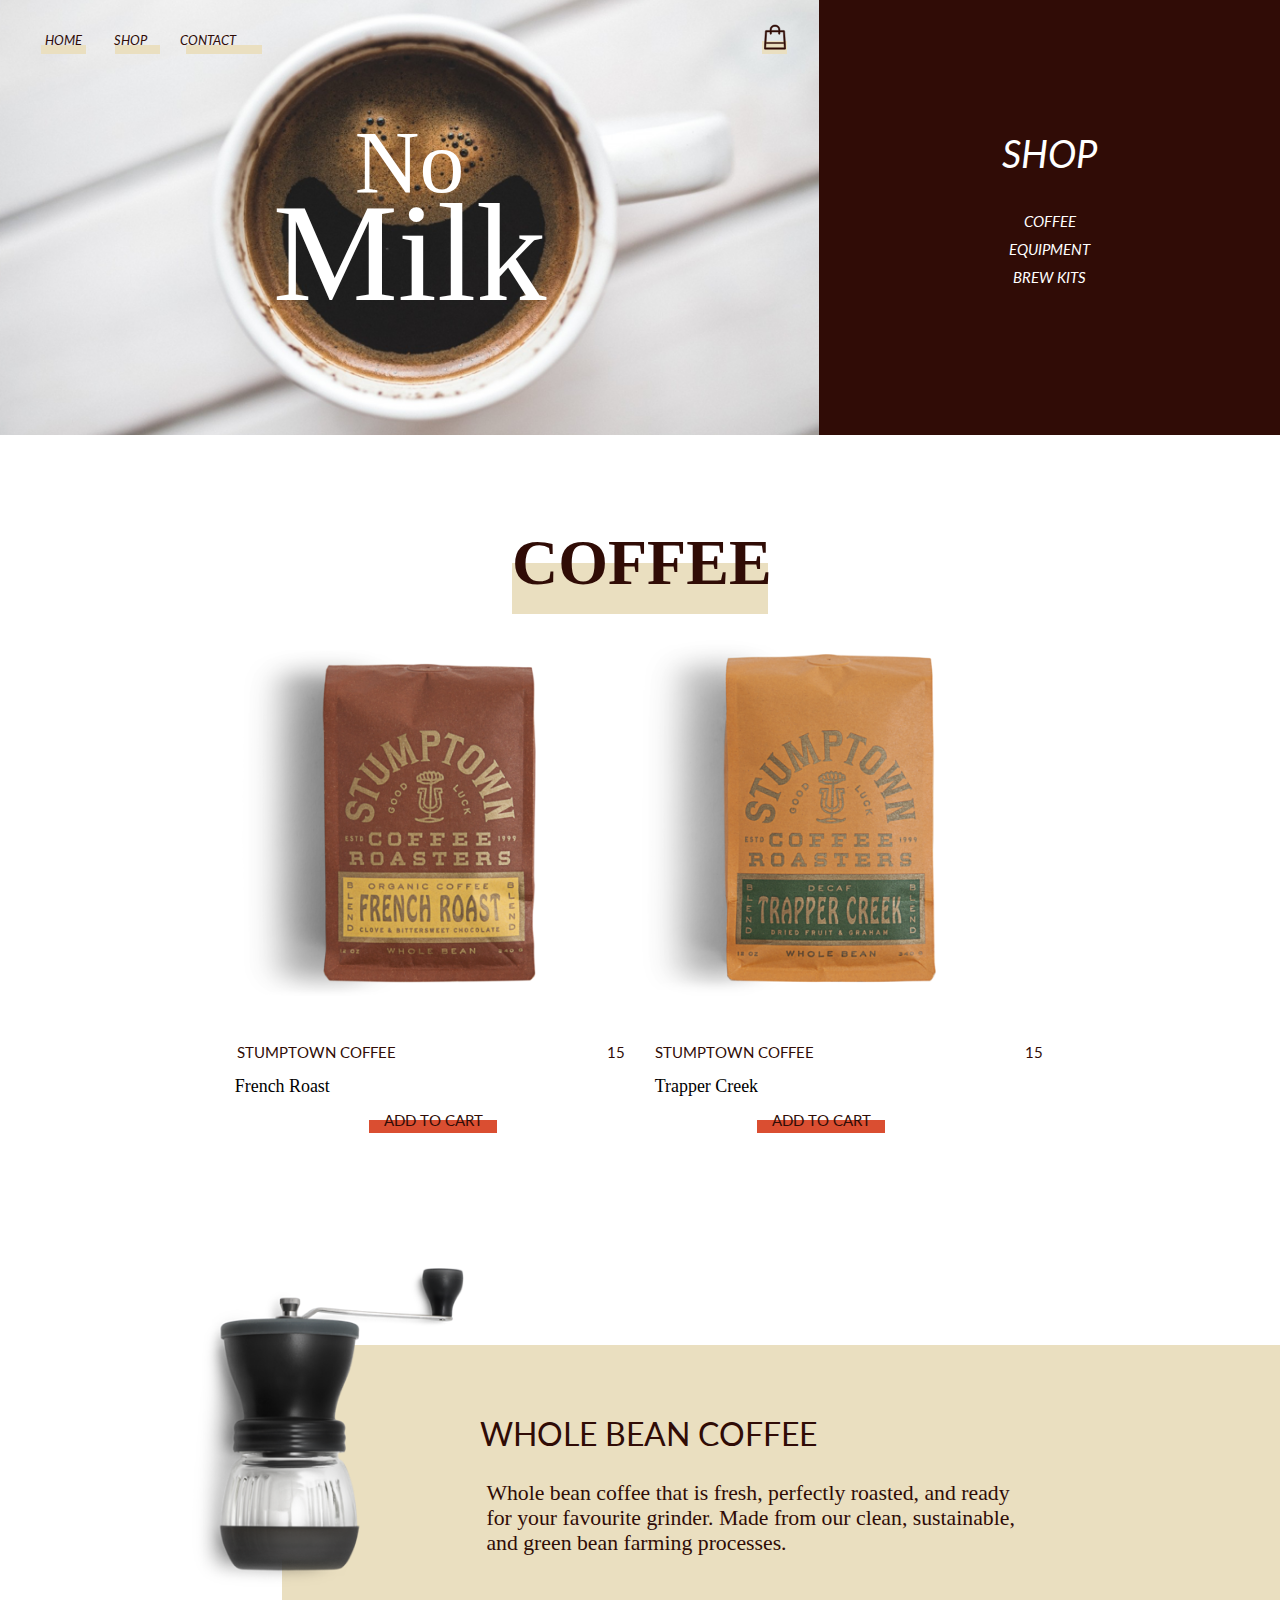
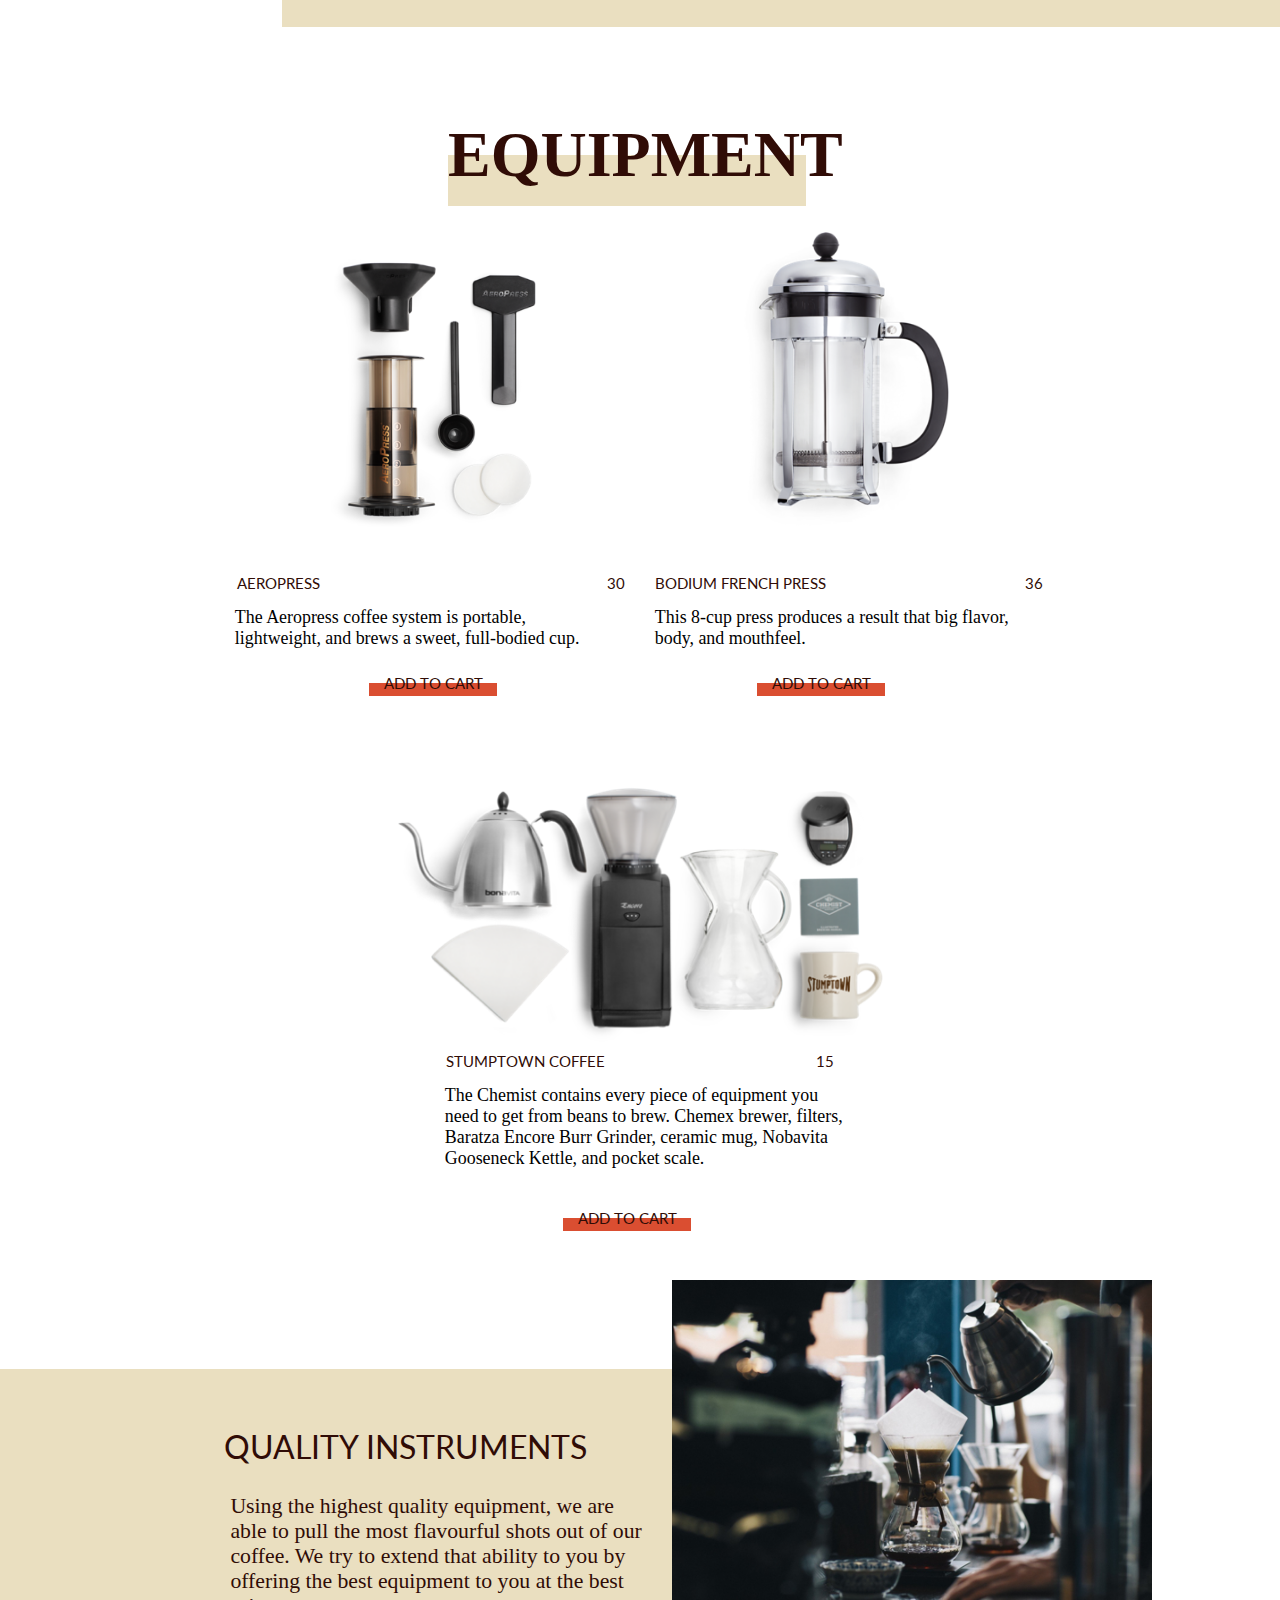
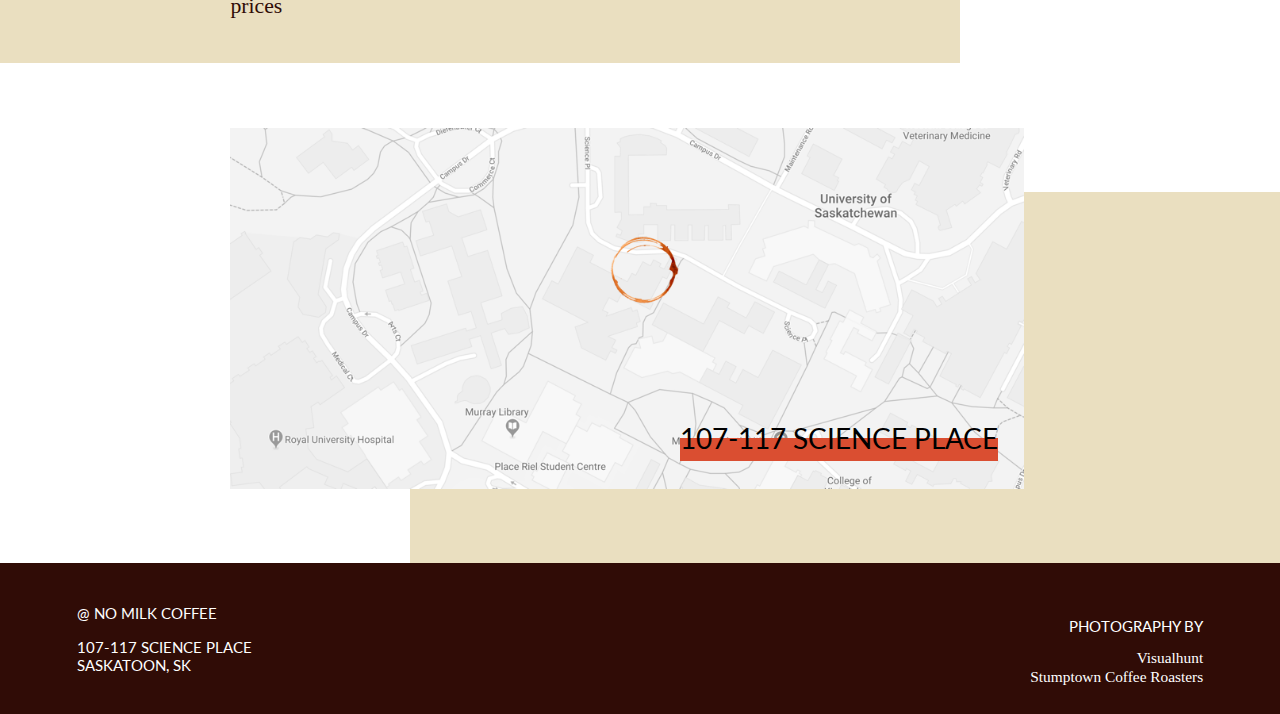
<file: nomilk/shop.html>
<!doctype html>
<html>
<head>
<meta charset="UTF-8">
<title>No Milk Shop</title>
<link rel="preconnect" href="https://fonts.gstatic.com">
<link href="https://fonts.googleapis.com/css2?family=Lato:ital,wght@1,900&family=Permanent+Marker&display=swap" rel="stylesheet">
<link href="styles/nomilk-style.css" rel="stylesheet" type="text/css">
</head>

<body>
	
		<div class="shop-header">
		<div class="shop-header-left">
				<p class="shop-hero-text-small">No</p>
				<p class="shop-hero-text">Milk</p>
			<div class="menu-background-item-1"></div>
			<div class="menu-background-item-2"></div>
			<div class="menu-background-item-3"></div>
				<div class="menu-shadow"></div>
				<div class="menu-shadow-2"></div>
				<div class="menu-shadow-3"></div>
			<ul>
				<li><em><a href="home.html">HOME</a></em></li>
				<li><em><a href="shop.html">SHOP</a></em></li>
				<li><em><a href="#">CONTACT</a></em></li>
			</ul>
			<div class="cart-background">
				<a href="cart.html"><img class="cart" src="Icons copy/Cart.svg" alt="cart icon"></a>
			</div>
		</div>
		<div class="shop-header-right">
			<div class="shop-top">
				<div class="shop-top-text">
					<p><em>SHOP</em></p>
					<div class="top-text-small">
						<p><em>COFFEE</em></p>
						<p><em>EQUIPMENT</em></p>
						<p><em>BREW KITS</em></p>
					</div>
				</div>
			</div>

		</div>
	</div>
	<div class="main-body">
	
		<div class="h1-shadow"></div>
		<h1>COFFEE</h1>
		
		<div class="coffee-menu">
			<img src="Photos/Shop - French Roast.png" alt="Stumpotown French Roast">
			<img src="Photos/Shop - Trapper Creek.png" alt="Stumpotown Trapper Creek">
		</div>
	
	  <div class="drink-menu">
			<div class="drink-menu-column">
				<ul>
					<li>STUMPTOWN COFFEE</li>
				</ul>
			</div>
			<div class="drink-menu-column-right">
				<ul>
					<li>15</li>
				</ul>
			</div>
			<div class="drink-menu-column">
				<ul>
					<li>STUMPTOWN COFFEE</li>
				</ul>
			</div>
			<div class="drink-menu-column-right">
				<ul>
					<li>15</li>
				</ul>
			</div>
			<div class="shop-drink-menu-column-p">
				<p>French Roast</p>
			</div>
			<div class="shop-drink-menu-column-p">
				<p>Trapper Creek</p>
			</div>
			
			<div class="add-to-cart">
				<div class="add-to-cart-column">
					<a href=""><p id="stumptown-french-roast" onClick="addToCart()">ADD TO CART</p></a>
				</div>
				<div class="add-to-cart-column">
					<a href=""><p id="stumptown-trapper-creek">ADD TO CART</p></a>
				</div>
			</div>
			
		</div>
		
		<div class="shop-photo-banner">
			<div class="shop-photo-banner-title">
				<p>WHOLE BEAN COFFEE</p>
			</div>
			<div class="shop-photo-banner-text">
				<p>Whole bean coffee that is fresh, perfectly roasted, and ready for your favourite grinder.  Made from our clean, sustainable, and green bean farming processes.</p>
			</div>
			<img src="Photos/Shop - Grinder.png" alt="No Milk Grinder">
		</div>
		
		<div class="equipment">
			<div class="h1-shadow"></div>
			<h1>EQUIPMENT</h1>
		</div>
		
		<div class="coffee-menu-double">
			<img src="Photos/Shop - Aeropress.png" alt="Stumpotown French Roast">
			<img src="Photos/Shop - French Press.png" alt="Stumpotown Trapper Creek">
		</div>
		
		<div class="drink-menu">
			<div class="drink-menu-column">
				<ul>
					<li>AEROPRESS</li>
				</ul>
			</div>
			<div class="drink-menu-column-right">
				<ul>
					<li>30</li>
				</ul>
			</div>
			<div class="drink-menu-column">
				<ul>
					<li>BODIUM FRENCH PRESS</li>
				</ul>
			</div>
			<div class="drink-menu-column-right">
				<ul>
					<li>36</li>
				</ul>
			</div>
			<div class="shop-drink-menu-column-p">
				<p>The Aeropress coffee system is portable, lightweight, and brews a sweet, full-bodied cup.</p>
			</div>
			<div class="shop-drink-menu-column-p">
				<p>This 8-cup press produces a result that big flavor, body, and mouthfeel.</p>
			</div>
			
			<div class="add-to-cart-double">
				<div class="add-to-cart-column">
					<a href=""><p id="aeropress">ADD TO CART</p></a>
				</div>
				<div class="add-to-cart-column">
					<a href=""><p id="bodium-french-press">ADD TO CART</p></a>
				</div>
			</div>
			
		</div>
		
		<div class="coffee-menu-single">
			<img src="Photos/Shop - Brew Kit.png" alt="Stumpotown French Roast">
			
		</div>
		
		<div class="drink-menu-single">
			<div class="drink-menu-column">
				<ul>
					<li>STUMPTOWN COFFEE</li>
				</ul>
			</div>
			<div class="drink-menu-column-right">
				<ul>
					<li>15</li>
				</ul>
			</div>
		</div>
		
			<div class="shop-drink-menu-column-p-single">
				<p>The Chemist contains every piece of equipment you need to get from beans to brew. Chemex brewer, filters, Baratza Encore Burr Grinder, ceramic mug, Nobavita Gooseneck Kettle, and pocket scale.</p>
			</div>
			
			
			<div class="add-to-cart">
				<div class="add-to-cart-column">
					<a href=""><p id="chemist-brew-kit">ADD TO CART</p></a>
				</div>
			</div>
			
		<div class="shop-photo-banner-2">
			<div class="shop-photo-banner-title-2">
				<p>QUALITY INSTRUMENTS</p>
			</div>
			<div class="shop-photo-banner-text-2">
				<p>Using the highest quality equipment, we are able to pull the most flavourful shots out of our coffee.  We try to extend that ability to you by offering the best equipment to you at the best prices</p>
			</div>
			<img src="Photos/Feature - Brewing.png" alt="No Milk Grinder">
		</div>
		<div class="map-shadow-shop"></div>
		<img class="map-shop" src="Photos/Footer - Map.png" alt="Map">
		<p class="address-shop">107-117 SCIENCE PLACE</p>
		
	</div>
	
	<div class="footer-shop">
		<p>&#64; NO MILK COFFEE</p>
		<p>107-117 SCIENCE PLACE<br/>SASKATOON, SK</p>
		<p class="photography">PHOTOGRAPHY BY</p>
		<p class="visual-hunt">Visualhunt</p>
		<p class="stump-footer">Stumptown Coffee Roasters</p>
	</div>
	
</body>
</html>
</file>
<file: index.css>
.main-container {
    width: 50%;
    text-align: left;
    margin: 0 auto;
    min-height: 100%;
    box-sizing: border-box;
    display: flex;
    flex-direction: row;
    flex-wrap: wrap;
    align-items: flex-start;
    padding: 40px 0 15px;
}

.col {
    width: 30%;
    flex-grow: 1;
    padding: 5px;
}

h3 {
    font-size: 12px;
}

hr {
    width: 90%;
    text-align: left;
    margin-left: 0;
}

ul {
    padding-left: 15px;
    list-style-type: circle;
}

ul li {
    font-size: 12px;
    margin-left: 0;
    line-height: 24px;
}
</file>
<file: styles.css>
h1 {
    font-size: 24px;
    text-transform: uppercase;
    color: #4f4f4f;

}

body {
    padding: 0;
    margin: 0;
    font-family: 'Nunito Sans', sans-serif;}

.header {
    width: 100%;
    margin: 0;
    padding-top: 6vh;
    padding-bottom: 2vh;
    text-align: center;
    border: 1px solid #4f4f4f;

}

.nav {
    display: flex;
    flex-direction: row;
    width: 100%;

}

.nav-item {
    width: 25%;
    text-align: center;
    text-transform: uppercase;
    border-left: 1px solid #4f4f4f;
    border-right: 1px solid #4f4f4f;

}

.nav-not-current {
    border-bottom: 1px solid #4f4f4f;
}

.nav-item img {
    display: inline-block;
    vertical-align: middle;
}

.nav-item p {
    display: inline-block;
    font-size: 12px;
    vertical-align: middle;
}

.main {
    width: 100%;
    height: 80vh;
    box-sizing: border-box;
}



.col {
    width: 30%;
    flex-grow: 1;
    padding: 5px;
}


h3 {
    font-size: 12px;
}

hr {
    width: 100%;
    text-align: left;
    margin-left: 0;
}

ul {
    padding-left: 15px;
    list-style-type: circle;
}

ul li {
    font-size: 12px;
    margin-left: 0;
    line-height: 24px;
}

/*Specific to Education*/


.main-container {
    width: 75%;
    text-align: left;
    margin: 0 auto;
    box-sizing: border-box;
    display: flex;
    flex-direction: row;
    flex-wrap: wrap;
    padding: 40px 0 15px;
    font-size: 12px;
    justify-content: space-between;
}

.info {
    float: left;
    width: 60%;
}

.year {
    float: right;
    text-align: right;
}

@media only screen and (min-width: 800px) {
    .main-container {
        width: 50%;
    }
}
</file>
<file: nomilk/styles/nomilk-style.css>
body {
	padding: 0px;
	margin: 0px;
}

.header {
	height: 50vw;
}

.header-left {
	background-image: url("../Photos/Header - Coffee Cup.png");
	height: 100%;
	width: 64%;
    background-position: center;
    background-repeat: no-repeat;
    background-size: cover;
    position: relative;
}


.hero-text {
    text-align: center;
	margin: 0px;
	font-family: 'Permanent Marker', cursive;
	font-size: 15vw;
    position: absolute;
    top: 58%;
    left: 50%;
    transform: translate(-50%, -50%);
    color: white;
}


.hero-text-small {
	font-family: 'Permanent Marker', cursive;
	color: white;
	font-size: 10vw;
	padding: 0px;
	margin: 0px;
	position: absolute;
    top: 38%;
    left: 50%;
    transform: translate(-50%, -50%);
}


.header ul {
	font-family: 'Lato', sans-serif;;
	font-size: 1vw;
	color: #300c06;
	padding: 0px;
	margin: 0px;
	position: relative;
	left: 3vw;
	top: 2.5vw;
}

.header ul li {
	display: inline;
	margin-right: 1.3vw;
	padding: 0 0.5vw;
}

.header ul a {
	text-decoration: none;
	color: #300c06;
}

.header ul a:hover {
	color: #eadfc0;
	background-color: #300c06;
}

.menu-background-item-1 {
	height: 0.7vw;
	width: 3.5vw;
	background-color: #eadfc0;
	position: absolute;
	top: 3.5vw;
	left: 3.2vw;
}

.menu-background-item-2 {
	height: 0.7vw;
	width: 3.5vw;
	background-color: #eadfc0;
	position: absolute;
	top: 3.5vw;
	left: 9vw;
}

.menu-background-item-3 {
	height: 0.7vw;
	width: 6vw;
	background-color: #eadfc0;
	position: absolute;
	top: 3.5vw;
	left: 14.5vw;
}

.header-right {
	position: absolute;
	right: 0px;
	top: 0px;
	height: 50vw;
	width: 36%;
}

.top {
	background-color: #300c06;
	height: 50%;
}

.top-text {
	font-family: 'Lato', sans-serif;	color: white;
	font-size: 2vw;
	text-align: center;
	position: absolute;
	left: 50%;
	top: 25%;
    transform: translate(-50%, -50%);
}

.bottom {
	background-color: #da4e31;
	height: 50%;
}

.bottom-text {
	font-family: 'Lato', sans-serif;	color: #300c06;
	font-size: 2vw;
	text-align: center;
	position: absolute;
	left: 50%;
	top: 75%;
    transform: translate(-50%, -50%);
}


.cart {
	height: 2vw;
	position: absolute;
	left: 0.2vw;
	bottom: 0.3vw;
}

.cart-background {
	background-color: #eadfc0;
	width: 2vw;
	height: 1vw;
	position: absolute;
	top: 3.2vw;
	right: 2.5vw;
}

.main-body {
	text-align: center;
}

h1 {
	font-family: 'Permanent Marker', cursive;
	margin: 10vw 40vw 2vw;
	font-size: 5vw;
	color: #300c06;
	background-color: #eadfc0;
	height: 4vw;
	line-height: 0vw;
}

h2 {
	font-family: 'Lato', sans-serif;;
	font-size: 1.3vw;
	color: #300c06;
	
}

.main-body ul {
	list-style: none;
	list-style-position: inside;
	padding: 0px;
	margin: 0px;
	font-family: 'Lato', sans-serif;;
	color: #300c06;
	font-size: 1.2vw;
	text-align: left;
}

.main-body ul li {
	padding: 0.4vw 0;
}

.drink-menu {
	width: 70vw;
	height: 14vw;
	margin: 3vw auto;
}

.drink-menu-column {
	display: inline-block;
	width: 18vw;
	height: 3vw;
	margin: 0 1vw;
}

.drink-menu-column-p {
	vertical-align: top;
	display: inline-block;
	width: 28vw;
	height: 6vw;
	margin-right: 3.5vw;
	margin-left: 1vw;
	margin-bottom: 1.2vw;
	text-align: left;
	font-size: 1.4vw;
}

.drink-menu-column-p p {
	padding: 0px;
	margin: 0px;
	font-family: "Lato Light", "Lato Black";
}

.drink-menu-column-right {
	display: inline-block;
	width: 10vw;
	height: 2vw;
	margin: 0 1vw;
}

.drink-menu-column-right ul {
	text-align: right;
}

.photo-banner-box {
	background-color: #eadfc0;
	margin-left: 22vw;
	margin-top: 14vw;
	height: 22vw;
	margin-bottom: 4vw;
	color: #300c06;
	font-family: 'Lato', sans-serif;;
}

.photo-banner img {
	height: 28vw;
	float: left;
	position: absolute;
	left: 8.5vw;
	top: 89vw;
}

.banner-button img {
	height: 1.4vw;
	position: absolute;
	top: 1.5vw;
	left: 11.5vw;
}

.banner-button {
	position: absolute;
	top: 113.5vw;
	right: 8vw;
	background-color: #300c06;
	padding: 0.8vw;
	width: 11.5vw;
	text-align: left;
	font-size: 1.5vw;
}

.photo-banner-box a {
	text-decoration: none;
	color: #eadfc0;
}

.banner-button p {
	margin: 0px;
}

.stumptown {
	font-size: 4vw;
	background-color: #da4e31;
	width: 50vw;
	position: absolute;
	left: 42vw;
	top: 105vw;
	height: 3vw;
	line-height: 0vw;
}

.proudly {
	font-size: 1.5vw;
	position: absolute;
	top: 102vw;
	left: 44.8vw;
}

.photo-banner-box2 {
	background-color: #eadfc0;
	margin-right: 32vw;
	margin-top: 15vw;
	height: 23.5vw;
	margin-bottom: 4vw;
	color: #300c06;
	font-family: 'Lato', sans-serif;;
}

.photo-banner2 img {
	height: 22vw;
	float: left;
	position: absolute;
	right: 16vw;
	top: 166vw;
}

.banner-button2 img {
	height: 1.4vw;
	position: absolute;
	top: 1.5vw;
	left: 11.5vw;
}

.banner-button2 {
	position: absolute;
	top: 188vw;
	left: 18vw;
	background-color: #300c06;
	padding: 0.8vw;
	width: 11.5vw;
	text-align: left;
	font-size: 1.5vw;
}

.photo-banner-box2 a {
	text-decoration: none;
	color: #eadfc0;
}

.banner-button2 p {
	margin: 0px;
}

.stumptown2 {
	font-size: 1.5vw;
	text-align: left;
	font-family: "Lato Light", "Lato Black";
	width: 31vw;
	position: absolute;
	left: 18vw;
	top: 176.5vw;
	color: #300c06;
}

.proudly2 {
	font-size: 2.2vw;
	position: absolute;
	top: 171.5vw;
	left: 18vw;
}

.map {
	width: 62vw;
	position: absolute;
	left: 18vw;
	top: 200vw;
	margin-bottom: 6vw;
}

.map-shadow {
	background-color: #eadfc0;
	width: 68vw;
	height: 29vw;
	position: absolute;
	right: 0vw;
	top: 205vw;
}

.address {
	font-size: 2.2vw;
	font-family: 'Lato', sans-serif;;
	background-color: #da4e31;
	position: absolute;
	top: 220vw;
	right: 22vw;
	height: 1.8vw;
	line-height: 0vw;
}

.footer {
	background-color: #300c06;
	width: 88%;
	position: absolute;
	top: 234vw;
	color: white;
	font-family: 'Lato', sans-serif;;
	font-size: 1.2vw;
	padding: 2vw 6vw;
}

.footer p {
	margin: 0.5
}

.photography {
	position: absolute;
	right: 6vw;
	top: 3vw;
}

.visual-hunt {
	font-family: "Lato Light", "Lato Black";
	position: absolute;
	top: 5.5vw;
	right: 6vw;
}

.stump-footer {
	font-family: "Lato Light", "Lato Black";
	position: absolute;
	top: 7vw;
	right: 6vw;
}

.sandwiches {
	width: 30vw;
	height: 4vw;
	line-height: 0vw;
	position: relative;
	left: -5.5vw;
}


/** For Shop Page */

.shop-header {
	height: 34vw;
}


.shop-header-left {
	background-image: url("../Photos/Header - Coffee Cup - Wide.png");
	height: 100%;
	width: 64%;
    background-position: center;
    background-repeat: no-repeat;
    background-size: cover;
    position: relative;
}

.shop-hero-text {
    text-align: center;
	margin: 0px;
	font-family: 'Permanent Marker', cursive;
	font-size: 11vw;
    position: absolute;
    top: 58%;
    left: 50%;
    transform: translate(-50%, -50%);
    color: white;
}

.shop-hero-text-small {
	font-family: 'Permanent Marker', cursive;
	color: white;
	font-size: 7vw;
	padding: 0px;
	margin: 0px;
	position: absolute;
    top: 37%;
    left: 50%;
    transform: translate(-50%, -50%);
}

.shop-header ul {
	font-family: 'Lato', sans-serif;;
	font-size: 1vw;
	color: #300c06;
	padding: 0px;
	margin: 0px;
	position: relative;
	left: 3vw;
	top: 2.5vw;
}


.shop-header ul li {
	display: inline;
	margin-right: 1.3vw;
	padding: 0 0.5vw;

}

.shop-header a {
	text-decoration: none;
	color: #300c06;
}

.shop-header ul a:hover {
	color: #eadfc0;
	background-color: #300c06;
}

.shop-header-right {
	position: absolute;
	right: 0px;
	top: 0px;
	height: 34vw;
	width: 36%;
}

.shop-top {
	background-color: #300c06;
	height: 100%;
}

.shop-top-text {
	font-family: 'Lato', sans-serif;;
	color: white;
	font-size: 3vw;
	text-align: center;
	position: absolute;
	left: 50%;
	top: 45%;
    transform: translate(-50%, -50%);
}

.top-text-small {
	font-size: 1.2vw;
	line-height: 1vw;
}

.add-to-cart-column {
	display: inline-block;
	width: 21vw;
	height: 3vw;
	margin-left: 9vw;
	text-align: center;
}

.add-to-cart {
	font-family: 'Lato', sans-serif;;
	font-size: 1.2vw;
	color: #300c06;
	text-align: center;
}

.add-to-cart p {
	background-color: #da4e31;
	height: 1vw;
	line-height: 0vw;
	width: 10vw;
}

.add-to-cart a {
	color: #300c06;
	text-decoration: none;
}

.add-to-cart p:hover {
	color: #eadfc0;
	text-decoration: none;
	background-color: #300c06;
}

.coffee-menu {
	width: 65vw;
	margin: auto;
}

.coffee-menu img {
	width: 23vw;
	margin-right: 8vw;
}

.shop-drink-menu-column-p {
	vertical-align: top;
	display: inline-block;
	width: 28vw;
	height: 1vw;
	margin-right: 3.5vw;
	margin-left: 1vw;
	margin-bottom: 1.2vw;
	text-align: left;
	font-size: 1.4vw;
}

.shop-drink-menu-column-p p {
	padding: 0px;
	margin: 0px;
	font-family: "Lato Light", "Lato Black";
}

.shop-photo-banner {
	background-color: #eadfc0;
	margin-left: 22vw;
	margin-top: 10vw;
	height: 22vw;
	margin-bottom: 4vw;
	color: #300c06;
	font-family: 'Lato', sans-serif;;
}

.shop-photo-banner img {
	height: 25vw;
	float: left;
	position: absolute;
	left: 15vw;
	top: 99vw;
}

.shop-photo-banner-title {
	text-align: left;
	position: absolute;
	font-size: 2.5vw;
	top: 108vw;
	left: 37.5vw;
}

.shop-photo-banner-text {
	text-align: left;
	width: 42vw;
	font-size: 1.7vw;
	font-family: "Lato Light", "Lato Black";
	position: absolute;
	top: 114vw;
	left: 38vw;
}

.equipment h1 {
	width: 28vw;
	font-family: 'Permanent Marker', cursive;
	margin: 10vw 35vw 2vw;
	font-size: 5vw;
	color: #300c06;
	background-color: #eadfc0;
	height: 4vw;
	line-height: 0vw;
}

.shop-drink-menu-column-p-single {
	vertical-align: top;
	display: inline-block;
	width: 32vw;
	height: 8vw;
	margin-right: 3.5vw;
	margin-left: 5vw;
	margin-bottom: 1.2vw;
	text-align: left;
	font-size: 1.4vw;
}

.shop-drink-menu-column-p-single p {
	padding: 0px;
	margin: 0px;
	font-family: "Lato Light", "Lato Black";
}

.coffee-menu-single img{
	width: 38vw;
}

.coffee-menu-double {
	width: 65vw;
	margin: auto;
}

.coffee-menu-double img {
	width: 16vw;
	margin-right: 8vw;
	margin-left: 8vw
}

.add-to-cart-double {
	font-family: 'Lato', sans-serif;;
	font-size: 1.2vw;
	color: #300c06;
	text-align: center;
	position: relative;
	top: 2.5vw;
}

.add-to-cart-double p {
	background-color: #da4e31;
	height: 1vw;
	line-height: 0vw;
	width: 10vw;
}

.add-to-cart-double a {
	color: #300c06;
	text-decoration: none;
}

.add-to-cart-double p:hover {
	color: #eadfc0;
	text-decoration: none;
	background-color: #300c06;
}

.shop-photo-banner-2 {
	background-color: #eadfc0;
	margin-right: 25vw;
	margin-top: 10vw;
	height: 23vw;
	margin-bottom: 4vw;
	color: #300c06;
	font-family: 'Lato', sans-serif;;
}

.shop-photo-banner-2 img {
	height: 25vw;
	float: left;
	position: absolute;
	right: 10vw;
	top: 225vw;
}

.shop-photo-banner-title-2 {
	text-align: left;
	position: absolute;
	font-size: 2.5vw;
	top: 234vw;
	left: 17.5vw;
}

.shop-photo-banner-text-2 {
	text-align: left;
	width: 33vw;
	font-size: 1.7vw;
	font-family: "Lato Light", "Lato Black";
	position: absolute;
	top: 240vw;
	left: 18vw;
}

.map-shop {
	width: 62vw;
	position: absolute;
	left: 18vw;
	top: 260vw;
	margin-bottom: 6vw;
}

.map-shadow-shop {
	background-color: #eadfc0;
	width: 68vw;
	height: 29vw;
	position: absolute;
	right: 0vw;
	top: 265vw;
}

.address-shop {
	font-size: 2.2vw;
	font-family: 'Lato', sans-serif;;
	background-color: #da4e31;
	position: absolute;
	top: 282vw;
	right: 22vw;
	height: 1.8vw;
	line-height: 0vw;
}

.footer-shop {
	background-color: #300c06;
	width: 88%;
	position: absolute;
	top: 294vw;
	color: white;
	font-family: 'Lato', sans-serif;;
	font-size: 1.2vw;
	padding: 2vw 6vw;
}

.footer-shop p {
	margin: 0.5
}

/** For Cart Page */

.totalSubtotal {
	height: 9vw;
	width: 29vw;
	float: right;
	background-color: #eadfc0;
	padding: 2.5vw 15vw 2.5vw 2.5vw;
	text-align: left;
	font-family: 'Lato', sans-serif;;
	font-size: 1.3vw;
	margin: 0 0 10vw 0;
}

.subtotal {
	padding: 0vw;
	margin: 0vw;	
	width: 7vw;
}

.total {
	font-family: 'Lato', sans-serif;;
	font-size: 1.3vw;
	padding: 0vw;
	margin: 0vw;
	width: 5vw;
}

.red-line-total {
	height: 0.3vw;
	width: 100%;
	background-color: #da4e31;
	margin: 2vw 0vw;;
}

.subtotal-price {
	float: right;
	position: relative;
	top: -3.2vw;
	right: 2vw;
}

.total-price {
	float: right;
	position: relative;
	top: -3.2vw;
	right: 2vw;
}

.cart-list {
	font-family: 'Lato', sans-serif;;
	font-size: 1.3vw;
	text-align: left;
	width: 70vw;
	margin: 4vw auto 0vw;
	background-color: #da4e31;
	height: 1vw;
	line-height:0vw;
}
.cart-item-title {
	width: 40vw;
	display: inline-block;
	position: relative;
	top: -1.5vw;
	left: 1vw;
}

.cart-quantity {
	width: 23vw;
	display: inline-block;
	position: relative;
	top: -1.5vw;
	
}

.cart-total {
	width: 5vw;
	display: inline-block;
	position: relative;
	top: -1.5vw;
}

.cart-overview {
	width: 72vw;
	margin: 1vw auto;
}

.cart-item {
	font-family: 'Lato', sans-serif;;
	font-size: 1.3vw;
	text-align: left;
	position: relative;
	left: 1vw;
}

.cart-item p {
	margin: 0.8vw 0;
}

.item-name {
	width: 43vw;
	display: inline-block;
	position: relative;
	left: 1vw;
}

.item-quantity {
	width: 20vw;
	display: inline-block;
	position: relative;

}

.item-total {
	width: 5vw;
	display: inline-block;
	position: relative;
}

.cart-line {
	height: 0.2vw;
	width: 70vw;
	background-color: #da4e31;
	margin: auto;
}

.cart-item img {
	width: 1.3vw;
}

.billing {
	margin: auto;
	clear: both;
}

input[type=text] {
	width: 31vw;
	height: 1vw;
	margin-bottom: 1vw;
	margin-left: 1vw;
	margin-right: 1vw;
	padding: 1.3vw;
	font-size: 1.2vw;
	font-family: 'Lato', sans-serif;;
	background-color: #dbdbdb;
	border: none;
}

form {
	width: 80vw;
	margin: 4vw auto;
}

.payment-form {
	text-align: left;
	width: 72vw;
}

.payment-form img {
	width: 3.6vw;
	position: relative;
	top: 1vw;
}

#creditcardnumber {
	width: 57vw;
}

.purchase {
	text-decoration: none;
	color: #300c06;
	font-family: 'Lato', sans-serif;;
}

.purchase p {
	height: 1.5vw;
	line-height: 0vw;
	background-color: #da4e31;
	width: 24vw;
	margin: 3vw auto 5vw;	
}

.purchase:hover p {
	color: #dbdbdb;
}

.thank-you {
	background-color: #eadfc0;
	width: 75vw;
	height: 22vw;
	text-align: left;
	position: relative;
	top: 15vw;
}

.thank-you-title {
	font-family: 'Lato', sans-serif;;
	font-size: 2.4vw;
	position: relative;
	bottom: 22vw;
	left: 15vw;
}

.thank-you-text {
	font-family: 'Gill Sans', 'Gill Sans MT', 'Myriad Pro', 'DejaVu Sans Condensed', Helvetica, Arial, 'sans-serif';
	font-size: 1.8vw;
	width: 35vw;
	position: relative;
	bottom: 23vw;
	left: 15vw;
}

.thank-you img {
	width: 34vw;
	position: relative;
	bottom: 6vw;
	left: 55vw;
}

.map-cart {
	width: 70vw;
	position: relative;
	top: 0vw;
	margin-bottom: 6vw;
}

.map-shadow-cart {
	background-color: #eadfc0;
	width: 68vw;
	height: 29vw;
	position: relative;
	top: 45vw;
	left: 32vw;
}

.address-cart {
	font-size: 2.2vw;
	font-family: 'Lato', sans-serif;;
	background-color: #da4e31;
	width: 31vw;
	position: relative;
	top: -8vw;
	left: 50vw;
	height: 1.8vw;
	line-height: 0vw;
}

.footer-cart {
	background-color: #300c06;
	width: 88%;
	position: relative;
	top: 0vw;
	color: white;
	font-family: 'Lato', sans-serif;;
	font-size: 1.2vw;
	padding: 2vw 6vw;
}

.footer-cart p {
	margin: 0.5
}

.photography-cart {
	position: absolute;
	right: 6vw;
	top: 3vw;
}

.visual-hunt-cart {
	font-family: "Lato Light", "Lato Black";
	position: absolute;
	top: 5.5vw;
	right: 6vw;
}

.stump-footer-cart {
	font-family: "Lato Light", "Lato Black";
	position: absolute;
	top: 7vw;
	right: 6vw;
}

/** For Contact Page */

#message {
	width: 67vw;
	height: 10vw;
}

.submit {
	text-decoration: none;
	color: #300c06;
	font-family: 'Lato', sans-serif;;
}

.submit p {
	height: 1.5vw;
	line-height: 0vw;
	background-color: #da4e31;
	width: 10vw;
	margin: 3vw auto 5vw;
}

.submit:hover p {
	color: #dbdbdb;
}

.map-contact {
	width: 62vw;
	position: absolute;
	left: 18vw;
	top: 90vw;
	margin-bottom: 6vw;
}

.map-shadow-contact {
	background-color: #eadfc0;
	width: 68vw;
	height: 29vw;
	position: absolute;
	right: 0vw;
	top: 95vw;
}

.address-contact{
	font-size: 2.2vw;
	font-family: 'Lato', sans-serif;;
	background-color: #da4e31;
	position: absolute;
	top: 112vw;
	right: 22vw;
	height: 1.8vw;
	line-height: 0vw;
}

.footer-contact {
	background-color: #300c06;
	width: 88%;
	position: absolute;
	top: 124vw;
	color: white;
	font-family: 'Lato', sans-serif;;
	font-size: 1.2vw;
	padding: 2vw 6vw;
}

.footer-contact p {
	margin: 0.5
}
</file>
<file: education.css>
h1 {
    font-size: 24px;
    text-transform: uppercase;
    color: #4f4f4f;

}

body {
    padding: 0;
    margin: 0;
    font-family: 'Nunito Sans', sans-serif;
}

.header {
    width: 100%;
    margin: 0;
    padding-top: 6vh;
    padding-bottom: 2vh;
    text-align: center;
    border: 1px solid #4f4f4f;

}

.nav {
    display: flex;
    flex-direction: row;
    width: 100%;

}

.nav-item {
    width: 25%;
    text-align: center;
    text-transform: uppercase;
    border-left: 1px solid #4f4f4f;
    border-right: 1px solid #4f4f4f;

}

.nav-not-current {
    border-bottom: 1px solid #4f4f4f;
}

.nav-item img {
    display: inline-block;
    vertical-align: middle;
}

.nav-item p {
    display: inline-block;
    font-size: 12px;
    vertical-align: middle;
}

.main {
    width: 100%;
    height: 80vh;
    box-sizing: border-box;
}



.col {
    width: 30%;
    flex-grow: 1;
    padding: 5px;
}


h3 {
    font-size: 12px;
}

hr {
    width: 90%;
    text-align: left;
    margin-left: 0;
}

ul {
    padding-left: 15px;
    list-style-type: circle;
}

ul li {
    font-size: 12px;
    margin-left: 0;
    line-height: 24px;
}

/*Specific to Education*/


.main-container {
    width: 50%;
    text-align: left;
    margin: 0 auto;
    box-sizing: border-box;
    display: flex;
    flex-direction: row;
    flex-wrap: wrap;
    padding: 40px 0 15px;
    font-size: 12px;
    justify-content: space-between;
}

.info {
    float: left;
    width: 60%;
}

.year {
    float: right;
    text-align: right;
}
</file>
<file: work_experience.css>
h1 {
    font-size: 24px;
    text-transform: uppercase;
    color: #4f4f4f;

}

body {
    padding: 0;
    margin: 0;
    font-family: 'Nunito Sans', sans-serif;
}

.header {
    width: 100%;
    margin: 0;
    padding-top: 6vh;
    padding-bottom: 2vh;
    text-align: center;
    border: 1px solid #4f4f4f;

}

.nav {
    display: flex;
    flex-direction: row;
    width: 100%;

}

.nav-item {
    width: 25%;
    text-align: center;
    text-transform: uppercase;
    border-left: 1px solid #4f4f4f;
    border-right: 1px solid #4f4f4f;

}

.nav-not-current {
    border-bottom: 1px solid #4f4f4f;
}

.nav-item img {
    display: inline-block;
    vertical-align: middle;
}

.nav-item p {
    display: inline-block;
    font-size: 12px;
    vertical-align: middle;
}

.main {
    width: 100%;
    height: 80vh;
    box-sizing: border-box;
}



.col {
    width: 30%;
    flex-grow: 1;
    padding: 5px;
}


h3 {
    font-size: 12px;
}

hr {
    width: 90%;
    text-align: left;
    margin-left: 0;
}

ul {
    padding-left: 15px;
    list-style-type: circle;
    width: 100%;
    float: left;
    margin-top: 0px;
    margin-bottom: 30px;
}

ul li {
    font-size: 14px;
    margin-left: 0;
    line-height: 24px;
}

/*Specific to Education*/


.main-container {
    text-align: left;
    margin: 0 auto;
    box-sizing: border-box;
    display: flex;
    flex-direction: row;
    flex-wrap: wrap;
    padding: 40px 0 15px;
    font-size: 14px;
    justify-content: space-between;
}

.info {
    float: left;
    width: 60%;
}

.year {
    float: right;
    text-align: right;
}
</file>
